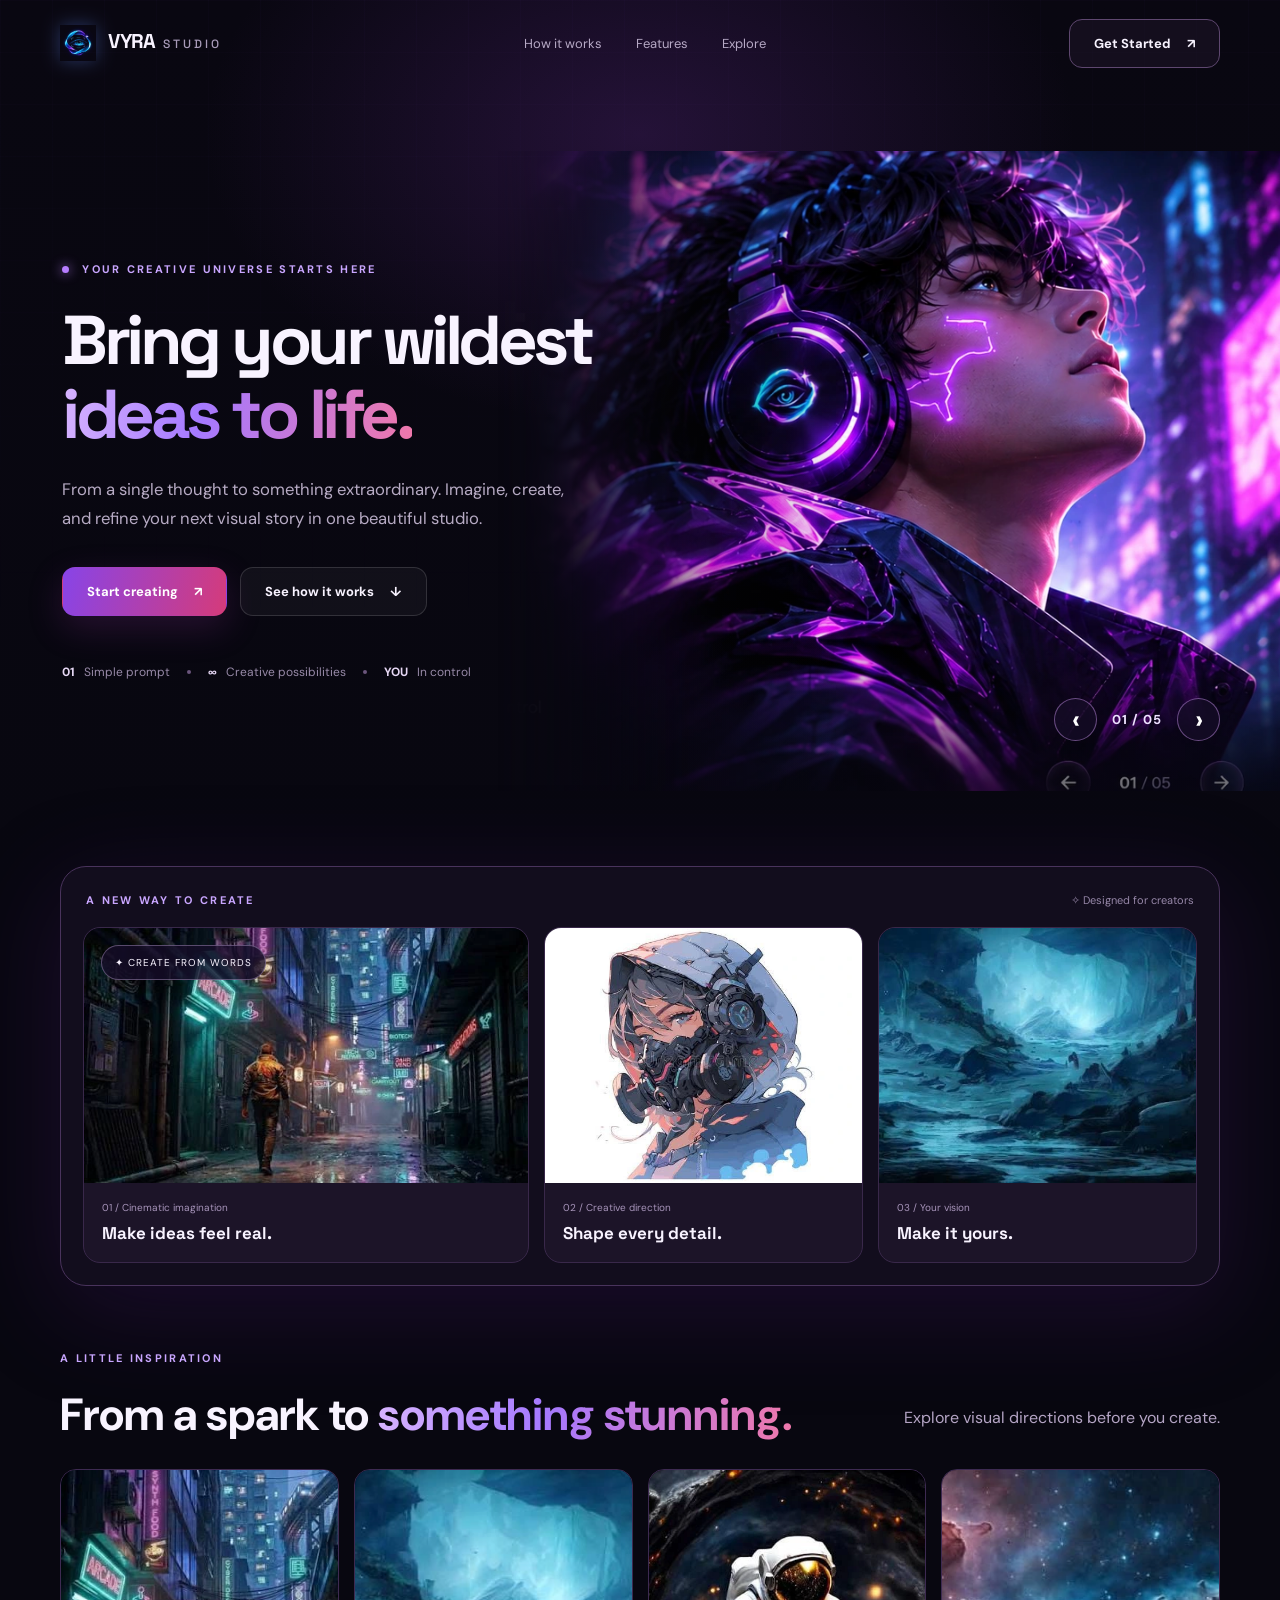
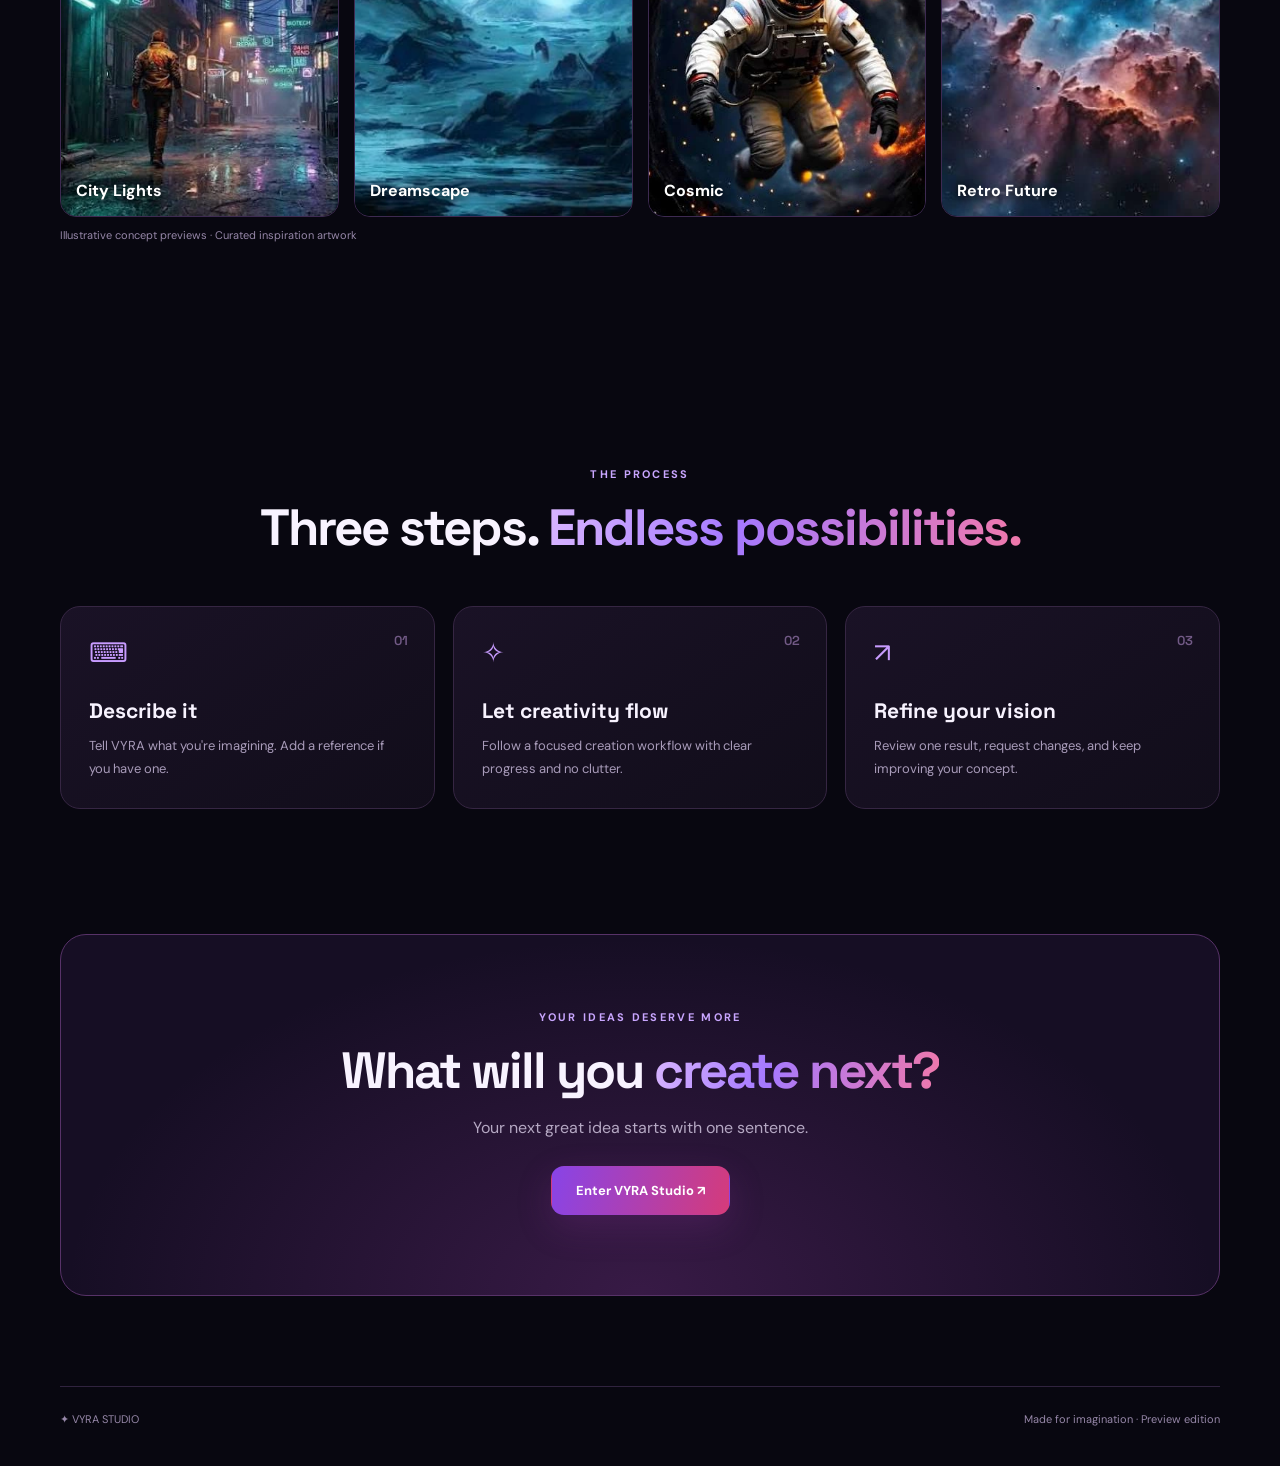
<file: index.html>
<!doctype html><html lang="en"><head><meta charset="utf-8"><meta name="viewport" content="width=device-width,initial-scale=1"><title>VYRA — Create beyond imagination</title><link rel="stylesheet" href="style.css"><link rel="icon" type="image/png" href="favicon.png"><link rel="apple-touch-icon" href="apple-touch-icon.png"></head><body class="landing"><div class="ambient"></div><header class="nav wrap"><a class="brand" href="index.html"><img class="brand-logo" src="assets/vyra-eye-brand.webp" alt="VYRA Studio logo"> VYRA<span class="brand-light">STUDIO</span></a><nav class="nav-links"><a href="#how">How it works</a><a href="#features">Features</a><a href="#showcase">Explore</a></nav><a class="btn btn-outline nav-cta" href="login.html">Get Started <span>↗</span></a></header><main><section class="hero wrap hero-split" aria-label="VYRA Studio introduction"><div class="hero-copy"><div class="eyebrow"><span class="pulse"></span> YOUR CREATIVE UNIVERSE STARTS HERE</div><h1>Bring your wildest <span class="gradient-text">ideas to life.</span></h1><p>From a single thought to something extraordinary. Imagine, create, and refine your next visual story in one beautiful studio.</p><div class="hero-actions"><a class="btn btn-primary" href="login.html">Start creating <span>↗</span></a><a class="btn btn-glass" href="#how">See how it works <span>↓</span></a></div><div class="hero-stats"><span><strong>01</strong> Simple prompt</span><i></i><span><strong>∞</strong> Creative possibilities</span><i></i><span><strong>YOU</strong> In control</span></div></div><div class="hero-visual vyra-slideshow" data-images="hero-cyberpunk.webp,enhanced-gallery-03.webp,enhanced-gallery-07.webp,enhanced-gallery-14.webp,enhanced-photo-4.webp"><img class="slide-main" src="assets/hero-cyberpunk.webp" alt="Rotating cinematic artwork" fetchpriority="high"><div class="hero-visual-gradient"></div><div class="hero-slide-controls"><button type="button" class="hero-prev" aria-label="Previous image">‹</button><span class="hero-slide-counter" aria-live="off">01 / 05</span><button type="button" class="hero-next" aria-label="Next image">›</button></div></div></section><section class="showcase wrap" id="showcase"><div class="showcase-head"><span class="eyebrow">A NEW WAY TO CREATE</span><span class="tiny">✧ Designed for creators</span></div><div class="showcase-grid"><div class="showcase-feature"><div class="floating-chip">✦ CREATE FROM WORDS</div><img class="showcase-photo" src="assets/gallery-04.webp" alt="Neon cinematic sports car example"><div class="showcase-label"><span>01 / Cinematic imagination</span><strong>Make ideas feel real.</strong></div></div><div class="showcase-side"><img class="showcase-photo" src="assets/gallery-01.webp" alt="Purple cinematic anime character example"><div class="showcase-label"><span>02 / Creative direction</span><strong>Shape every detail.</strong></div></div><div class="showcase-side"><img class="showcase-photo" src="assets/gallery-12.webp" alt="Sunset fantasy landscape example"><div class="showcase-label"><span>03 / Your vision</span><strong>Make it yours.</strong></div></div></div></section><section class="wrap landing-gallery"><div class="section-kicker">A LITTLE INSPIRATION</div><div class="section-heading"><h2>From a spark to <span class="gradient-text">something stunning.</span></h2><p>Explore visual directions before you create.</p></div><div class="example-grid"><div class="example-card"><img src="assets/gallery-04.webp" alt="Original CITY LIGHTS concept artwork"><span>City Lights</span></div><div class="example-card"><img src="assets/gallery-12.webp" alt="Original DREAMSCAPE concept artwork"><span>Dreamscape</span></div><div class="example-card"><img src="assets/gallery-09.webp" alt="Original COSMIC concept artwork"><span>Cosmic</span></div><div class="example-card"><img src="assets/gallery-10.webp" alt="Original RETRO FUTURE concept artwork"><span>Retro Future</span></div></div><p class="tiny">Illustrative concept previews · Curated inspiration artwork</p></section><section class="section wrap" id="how"><div class="section-kicker">THE PROCESS</div><h2>Three steps. <span class="gradient-text">Endless possibilities.</span></h2><div class="steps"><article><span class="step-number">01</span><div class="step-icon">⌨</div><h3>Describe it</h3><p>Tell VYRA what you're imagining. Add a reference if you have one.</p></article><article><span class="step-number">02</span><div class="step-icon">✧</div><h3>Let creativity flow</h3><p>Follow a focused creation workflow with clear progress and no clutter.</p></article><article><span class="step-number">03</span><div class="step-icon">↗</div><h3>Refine your vision</h3><p>Review one result, request changes, and keep improving your concept.</p></article></div></section><section class="cta-section wrap" id="features"><div class="cta-glow"></div><div class="section-kicker">YOUR IDEAS DESERVE MORE</div><h2>What will you <span class="gradient-text">create next?</span></h2><p>Your next great idea starts with one sentence.</p><a class="btn btn-primary" href="login.html">Enter VYRA Studio ↗</a></section></main><footer class="wrap footer"><span>✦ VYRA STUDIO</span><span>Made for imagination · Preview edition</span></footer><script src="visuals.js"></script></body></html>
</file>
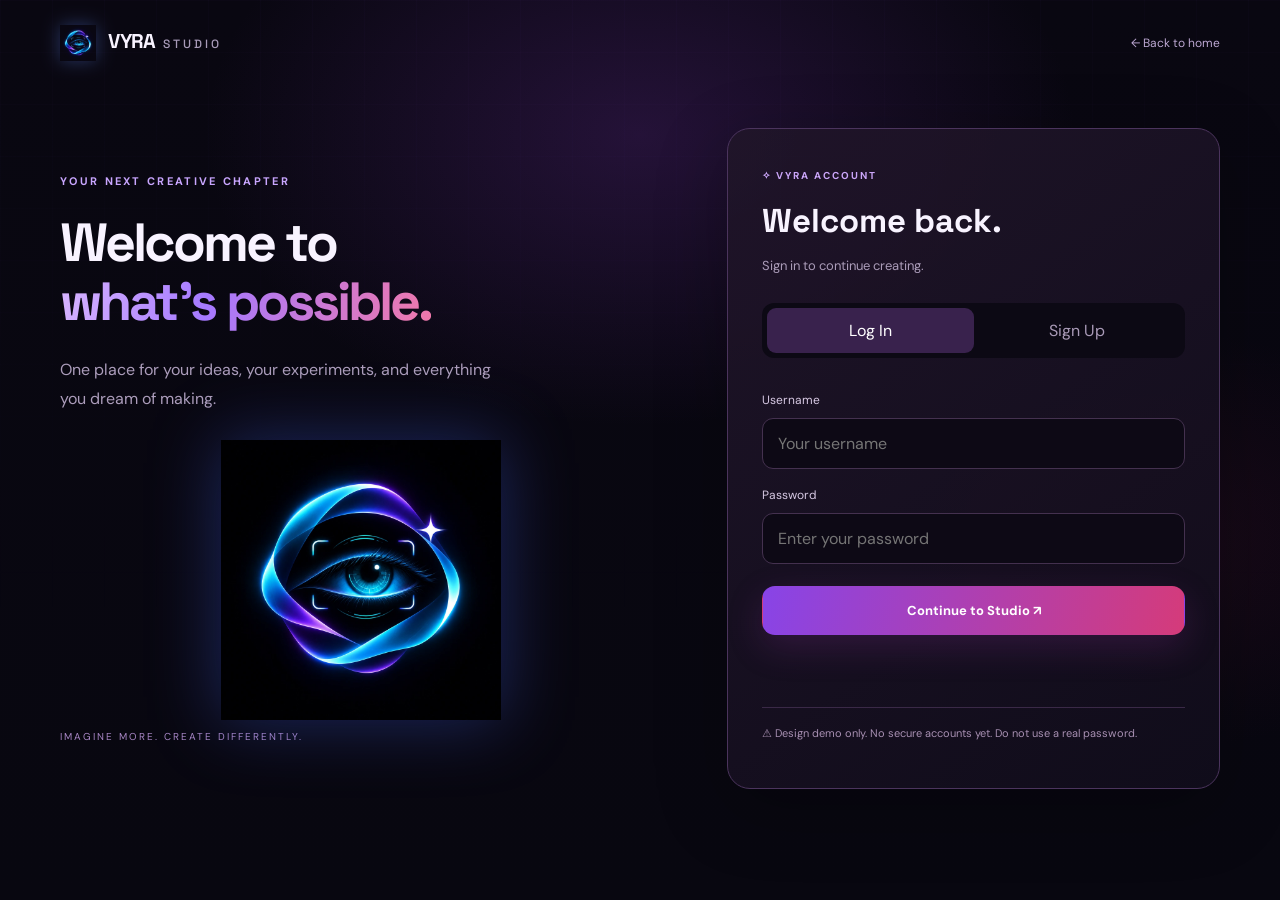
<file: dashboard.html>
<!doctype html><html lang="en"><head><meta charset="utf-8"><meta name="viewport" content="width=device-width,initial-scale=1"><title>Dashboard — VYRA Studio</title><link rel="stylesheet" href="style.css"><link rel="icon" type="image/png" href="favicon.png"><link rel="apple-touch-icon" href="apple-touch-icon.png"></head><body class="app-page"><div class="ambient"></div><header class="nav wrap"><a class="brand" href="index.html"><img class="brand-logo" src="assets/vyra-eye-brand.webp" alt="VYRA Studio logo"> VYRA<span class="brand-light">STUDIO</span></a><nav class="nav-links"><a href="dashboard.html">Dashboard</a><a href="video-generator.html">Video Generator</a><a href="photo-generator.html">Photo Generator</a><a href="video-editor.html">Video Editor</a><a href="learn.html">How to Use</a></nav><div class="account"><span id="userDisplay">Guest</span><button class="small-btn" id="logoutBtn">Log out</button></div></header><main class="wrap dashboard-main"><div class="dashboard-hero"><div><div class="eyebrow"><span class="pulse"></span> YOUR CREATIVE WORKSPACE</div><h1>What are we <span class="gradient-text">creating today?</span></h1><p>Choose a tool and bring your ideas to life.</p></div><div class="dashboard-slideshow vyra-slideshow" data-images="gallery-01.webp,gallery-02.webp,gallery-10.webp"><img class="dashboard-art-img slide-main" src="assets/gallery-01.webp" alt="Cinematic anime inspiration"></div></div><div class="section-kicker">YOUR FOUR TOOLS</div><div class="tool-grid"><a class="tool-card" href="video-generator.html"><div class="tool-art"><video autoplay muted loop playsinline preload="metadata" src="assets/showcase-0.mp4"></video></div><div class="tool-info"><span class="tool-icon">🎬</span><h3>Video Generator</h3><p>Create video concepts from a prompt</p><span class="tool-arrow">Open tool →</span></div></a><a class="tool-card" href="photo-generator.html"><div class="tool-art"><img src="assets/photo-2.webp" alt="Photo Generator sample"></div><div class="tool-info"><span class="tool-icon">✧</span><h3>Photo Generator</h3><p>Turn ideas into visual concepts</p><span class="tool-arrow">Open tool →</span></div></a><a class="tool-card" href="video-editor.html"><div class="tool-art"><img src="assets/gallery-05.webp" alt="Video Editor sample"></div><div class="tool-info"><span class="tool-icon">✂</span><h3>Video Editor</h3><p>Import clips and edit on a timeline</p><span class="tool-arrow">Open tool →</span></div></a><a class="tool-card" href="learn.html"><div class="tool-art"><img src="assets/gallery-13.webp" alt="How to Use sample"></div><div class="tool-info"><span class="tool-icon">▤</span><h3>How to Use</h3><p>Learn every tool, step by step</p><span class="tool-arrow">Open tool →</span></div></a></div><section class="examples-block"><div class="section-heading"><div><div class="section-kicker">FEATURED CREATIONS</div><h2>Get <span class="gradient-text">inspired.</span></h2></div></div><div class="example-grid"><div class="example-card"><img src="assets/gallery-00.webp" alt="Anime concept preview"><span>Anime</span></div><div class="example-card"><img src="assets/gallery-04.webp" alt="Cyberpunk concept preview"><span>Cyberpunk</span></div><div class="example-card"><img src="assets/gallery-09.webp" alt="Space concept preview"><span>Space</span></div><div class="example-card"><img src="assets/gallery-15.webp" alt="Fantasy concept preview"><span>Fantasy</span></div></div><p class="tiny">Sample visuals for design inspiration only.</p></section></main><footer class="wrap footer"><span>✦ VYRA STUDIO</span><span>Frontend preview · AI and secure accounts not connected</span></footer><script src="app.js"></script><script src="visuals.js"></script></body></html>
</file>
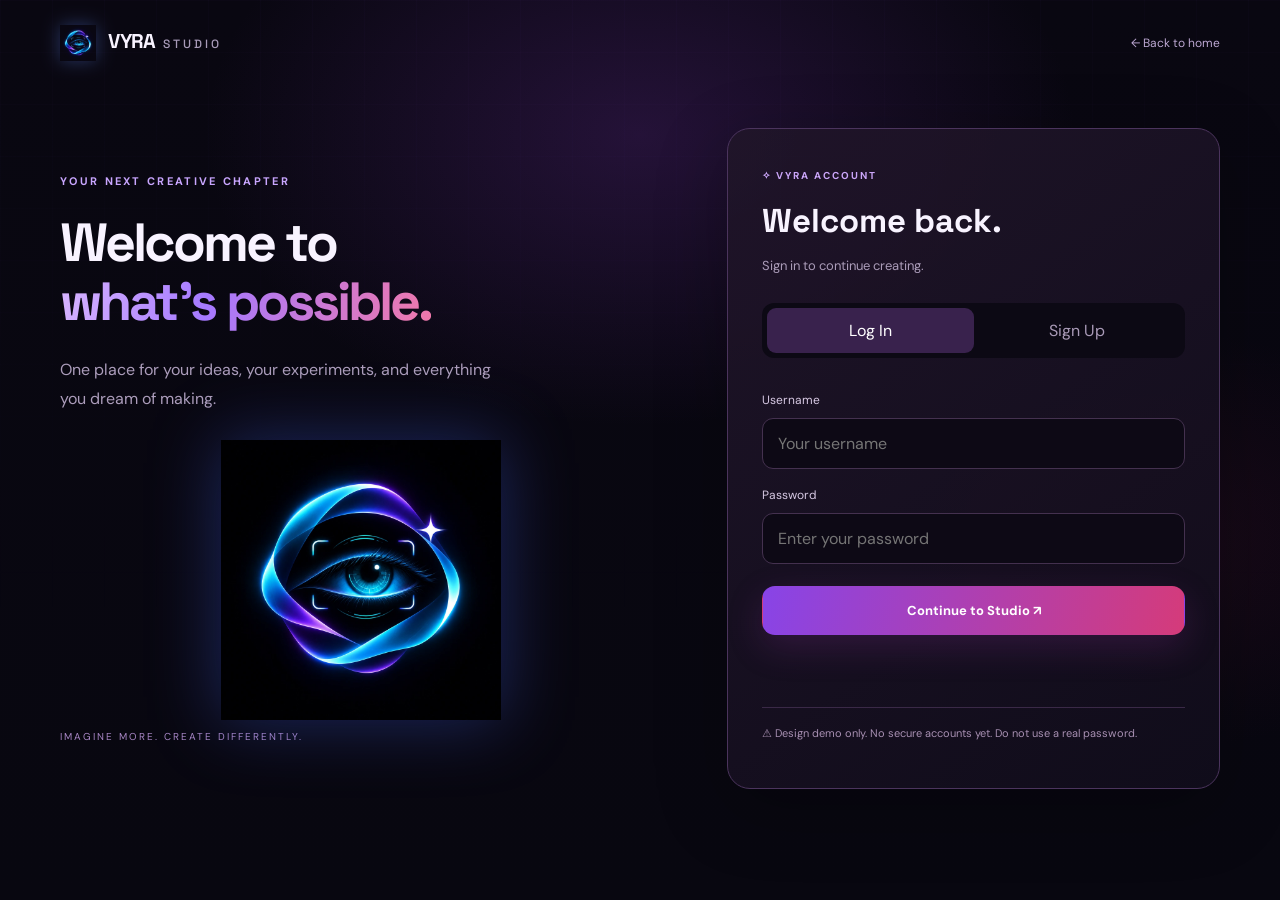
<file: learn.html>
<!doctype html><html lang="en"><head><meta charset="utf-8"><meta name="viewport" content="width=device-width,initial-scale=1"><title>How to Use — VYRA Studio</title><link rel="stylesheet" href="style.css"><link rel="icon" type="image/png" href="favicon.png"><link rel="apple-touch-icon" href="apple-touch-icon.png"></head><body class="app-page"><div class="ambient"></div><header class="nav wrap"><a class="brand" href="index.html"><img class="brand-logo" src="assets/vyra-eye-brand.webp" alt="VYRA Studio logo"> VYRA<span class="brand-light">STUDIO</span></a><nav class="nav-links"><a href="dashboard.html">Dashboard</a><a href="video-generator.html">Video Generator</a><a href="photo-generator.html">Photo Generator</a><a href="video-editor.html">Video Editor</a><a href="learn.html">How to Use</a></nav><div class="account"><span id="userDisplay">Guest</span><button class="small-btn" id="logoutBtn">Log out</button></div></header><main class="wrap guide-main"><div class="eyebrow">VYRA ACADEMY · STEP-BY-STEP</div><h1>Learn VYRA <span class="gradient-text">one step at a time.</span></h1><p class="guide-lead">Choose a tool below to learn the complete workflow.</p><div class="guide-layout"><aside class="guide-sidebar"><h3>Jump to a guide</h3><a href="#start">Getting started</a><a href="#video-gen">Video Generator</a><a href="#photo-gen">Photo Generator</a><a href="#video-edit">Video Editor</a><a href="#result">Results & revisions</a><a href="#faq">FAQ</a><a class="btn btn-primary" href="dashboard.html">Open Dashboard ↗</a></aside><div class="guide-steps"><section id="start" class="guide-step"><span class="guide-number">01</span><div><h2>Getting started</h2><p>Open the homepage → Get Started → Sign Up (first visit) or Log In → Dashboard. This is a local demonstration, not secure authentication.</p></div></section><section id="video-gen" class="guide-step"><span class="guide-number">02</span><div><h2>Video Generator</h2><p>Open Video Generator → describe the scene → optionally add a reference → choose style, ratio, duration and voiceover preference → Generate Video → review the concept brief.</p><a href="video-generator.html">Open Video Generator →</a></div></section><section id="photo-gen" class="guide-step"><span class="guide-number">03</span><div><h2>Photo Generator</h2><p>Open Photo Generator → describe subject, setting and lighting → optionally add a reference → choose style, ratio and quality → Generate Photo → review the concept brief.</p><a href="photo-generator.html">Open Photo Generator →</a></div></section><section id="video-edit" class="guide-step"><span class="guide-number">04</span><div><h2>Video Editor</h2><p>Open Video Editor → Import video → use playback controls → enter trim start/end → Preview trim → adjust speed or add markers. Exporting edited MP4s is planned for a later phase.</p><a href="video-editor.html">Open Video Editor →</a></div></section><section id="result" class="guide-step"><span class="guide-number">05</span><div><h2>Results & changes</h2><p>The current generator shows one concept brief. Request changes in plain language and download your brief as TXT. Actual AI media will be integrated later.</p><a href="result.html">Open Last Result →</a></div></section><section id="faq" class="guide-step"><span class="guide-number">06</span><div><h2>Common questions</h2><details><summary>Does this create AI photos or MP4 videos yet?</summary><p>No. Generators are frontend previews only.</p></details><details><summary>Is my reference file uploaded?</summary><p>No. The generator only displays its filename locally; the editor previews a locally selected video.</p></details><details><summary>Can I export an edited MP4?</summary><p>Not yet. The editor can download the unedited original clip, but rendering edits requires a later processing engine.</p></details><details><summary>Is my login secure?</summary><p>No. This is a browser demo; use temporary credentials only.</p></details></div></section></div></div></main><footer class="wrap footer"><span>✦ VYRA STUDIO</span><span>Frontend preview · AI and secure accounts not connected</span></footer><script src="app.js"></script><script src="guide-nav.js"></script></body></html>
</file>
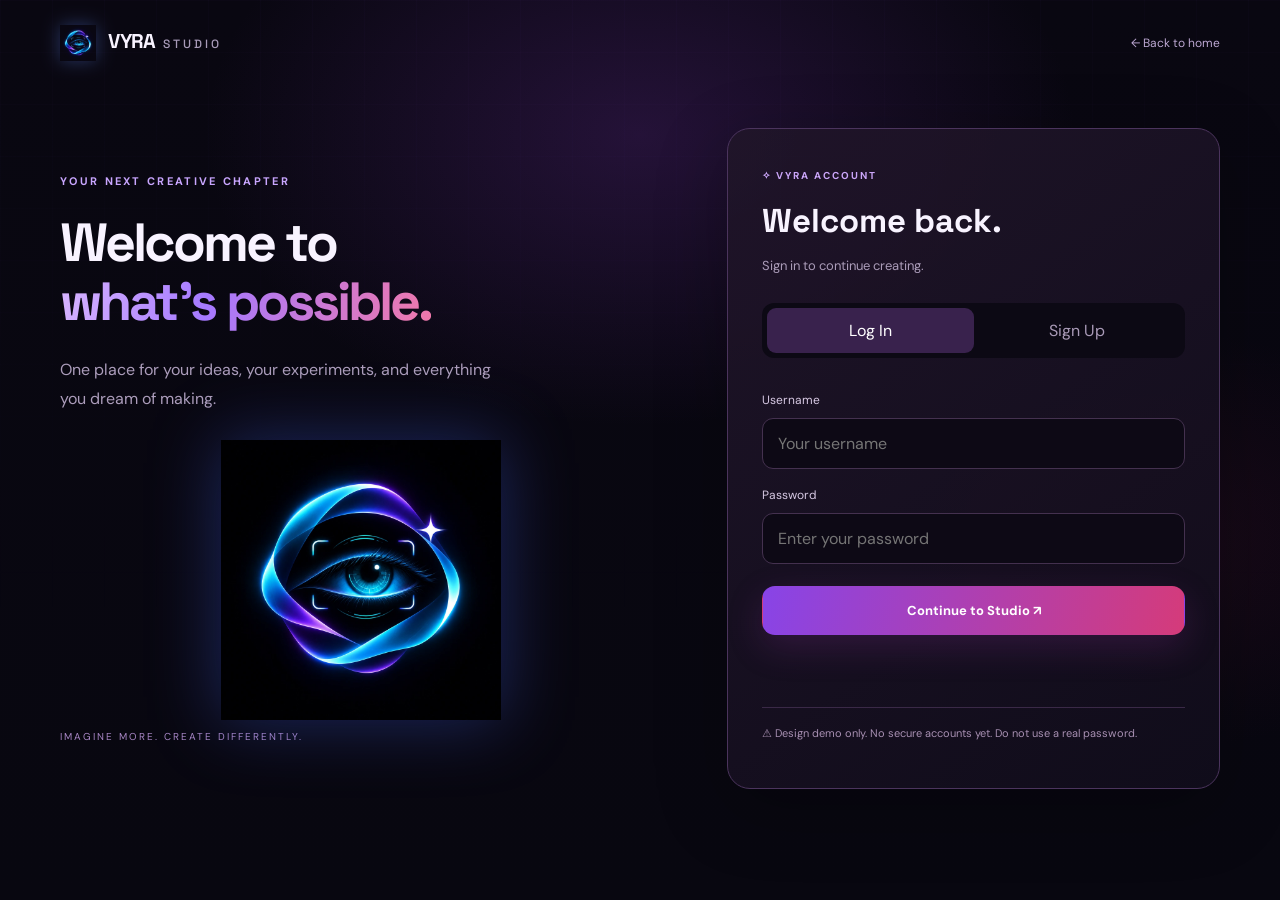
<file: login.html>
<!doctype html><html lang="en"><head><meta charset="utf-8"><meta name="viewport" content="width=device-width,initial-scale=1"><title>Welcome to VYRA</title><link rel="stylesheet" href="style.css"><link rel="icon" type="image/png" href="favicon.png"><link rel="apple-touch-icon" href="apple-touch-icon.png"></head><body class="auth-page"><div class="ambient"></div><header class="nav wrap"><a class="brand" href="index.html"><img class="brand-logo" src="assets/vyra-eye-brand.webp" alt="VYRA Studio logo"> VYRA<span class="brand-light">STUDIO</span></a><a class="back-link" href="index.html">← Back to home</a></header><main class="auth-layout wrap"><section class="auth-art"><div class="eyebrow">YOUR NEXT CREATIVE CHAPTER</div><h1>Welcome to<br><span class="gradient-text">what's possible.</span></h1><p>One place for your ideas, your experiments, and everything you dream of making.</p><div class="art-sphere"><img class="auth-logo" src="assets/vyra-eye-brand.webp" alt="VYRA Studio cybernetic eye logo"></div><div class="auth-caption">IMAGINE MORE. CREATE DIFFERENTLY.</div></section><section class="auth-card"><div class="auth-card-top"><span class="tag">✧ VYRA ACCOUNT</span><h2 id="authTitle">Welcome back.</h2><p id="authSubtitle">Sign in to continue creating.</p></div><div class="auth-tabs"><button id="tabLogin" class="active" type="button">Log In</button><button id="tabSignup" type="button">Sign Up</button></div><form id="authForm" method="post" action="#" autocomplete="on"><label for="username">Username</label><input id="username" name="username" autocomplete="username" placeholder="Your username" required minlength="3" maxlength="24" pattern="[a-zA-Z0-9_]+"><label for="password">Password</label><input id="password" name="password" type="password" autocomplete="current-password" placeholder="Enter your password" required minlength="6"><button class="btn btn-primary full" id="authSubmit" type="submit">Continue to Studio ↗</button><p class="form-error" id="authError" role="status"></p></form><p class="demo-notice">⚠ Design demo only. No secure accounts yet. Do not use a real password.</p></section></main><script src="app.js"></script></body></html>
</file>
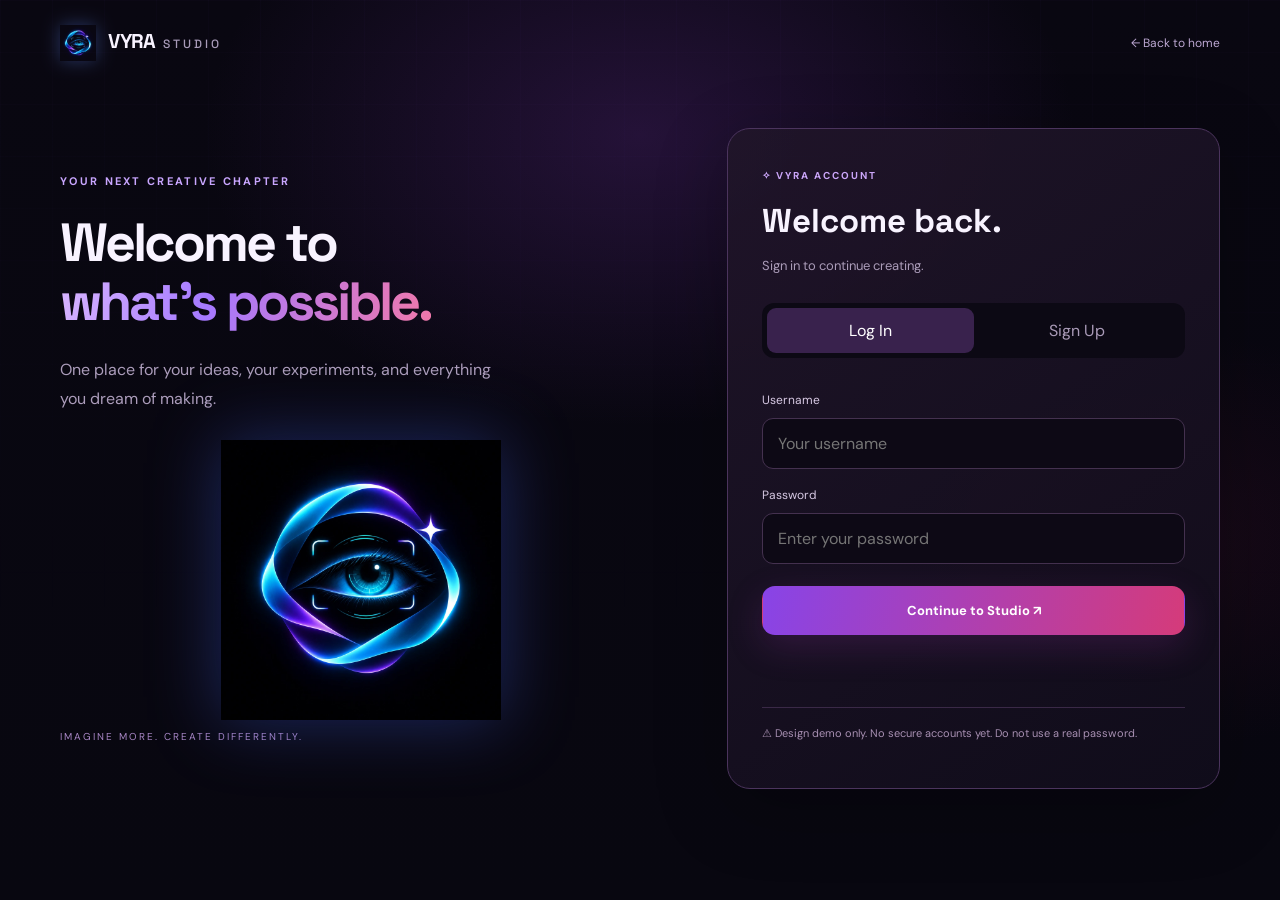
<file: photo-generator.html>
<!doctype html><html lang="en"><head><meta charset="utf-8"><meta name="viewport" content="width=device-width,initial-scale=1"><title>Create Stunning Images — VYRA Studio</title><link rel="stylesheet" href="style.css"><link rel="icon" type="image/png" href="favicon.png"><link rel="apple-touch-icon" href="apple-touch-icon.png"></head><body class="app-page"><div class="ambient"></div><header class="nav wrap"><a class="brand" href="index.html"><img class="brand-logo" src="assets/vyra-eye-brand.webp" alt="VYRA Studio logo"> VYRA<span class="brand-light">STUDIO</span></a><nav class="nav-links"><a href="dashboard.html">Dashboard</a><a href="video-generator.html">Video Generator</a><a href="photo-generator.html">Photo Generator</a><a href="video-editor.html">Video Editor</a><a href="learn.html">How to Use</a></nav><div class="account"><span id="userDisplay">Guest</span><button class="small-btn" id="logoutBtn">Log out</button></div></header><main class="wrap generator-main"><a class="back-link" href="dashboard.html">← Back to dashboard</a><div class="generator-head"><div><div class="eyebrow">✦ AI PHOTO GENERATOR</div><h1>Create Stunning <span class="gradient-text">Images</span></h1><p>Describe your idea, add a reference and customize your creation.</p></div><img src="assets/photo-3.webp" alt="Creative sample artwork"></div><form id="createForm" class="composer"><input id="mediaType" type="hidden" value="photo"><div class="composer-top"><span>✦ YOUR PROMPT</span><span class="tiny">Preview mode</span></div><textarea id="prompt" placeholder="Describe the image you want... e.g. A magical floating castle in a pink sunset sky." required minlength="5"></textarea><div class="composer-bottom"><label class="attach" for="reference">＋ Add reference <input id="reference" type="file" accept="image/*,video/*" hidden></label><span id="fileLabel" class="tiny">Optional · local only</span><button class="btn btn-primary" type="submit">Save Photo Brief ✦</button></div></form><div class="generation-brand-preview" aria-label="VYRA generation visual"><img src="assets/vyra-creative-preview.webp" alt="VYRA creative preview neon eye logo"><span>✦ VYRA CREATIVE PREVIEW · AI CONNECTION PENDING</span></div><div class="integration-note">AI generation requires a connected provider and secure server-side API. For now, submitting saves a creative brief, not a generated photo or video.</div><details class="advanced"><summary>✧ Advanced settings <span>Optional</span></summary><div class="prefs"><label>Style<select id="style"><option>Cinematic</option><option>Anime</option><option>Realistic</option><option>Gaming</option></select></label><label>Aspect Ratio<select id="format"><option>16:9</option><option>9:16</option><option>1:1</option></select></label><label>Quality<select id="quality"><option>High</option><option>Standard</option></select></label></div></details><section class="inspiration"><div class="inspiration-heading"><h2>Example Prompts</h2><span>Click to try one</span></div><div class="prompt-examples"><button type="button" class="example-prompt" data-prompt="Create a cinematic anime scene at sunset with dramatic lighting."><img src="assets/anime.webp" alt=""><span>Cinematic Anime</span></button><button type="button" class="example-prompt" data-prompt="Create a neon cyberpunk street at night with cinematic reflections."><img src="assets/car.webp" alt=""><span>Cyberpunk</span></button><button type="button" class="example-prompt" data-prompt="Create an astronaut exploring a mysterious moon under a giant planet."><img src="assets/astronaut.webp" alt=""><span>Space Adventure</span></button><button type="button" class="example-prompt" data-prompt="Create a fantasy castle floating over the clouds at sunset."><img src="assets/photo-3.webp" alt=""><span>Fantasy World</span></button></div></section><section class="inspiration"><div class="section-kicker">PHOTO INSPIRATION</div><div class="example-grid"><div class="example-card"><img src="assets/photo-2.webp" alt="Photo style inspiration"><span>Anime</span></div><div class="example-card"><img src="assets/photo-4.webp" alt="Photo style inspiration"><span>Fantasy</span></div></div></section></main><div id="loadingOverlay" class="loading-overlay" hidden><div class="loading-symbol">✦</div><h2>Preparing your concept</h2><p id="loadingStatus">Understanding your idea...</p><div class="loading-bar"><div></div></div><span class="tiny">Simulated preview · no AI media generated</span></div><footer class="wrap footer"><span>✦ VYRA STUDIO</span><span>Frontend preview · AI and secure accounts not connected</span></footer><script src="app.js"></script></body></html>
</file>
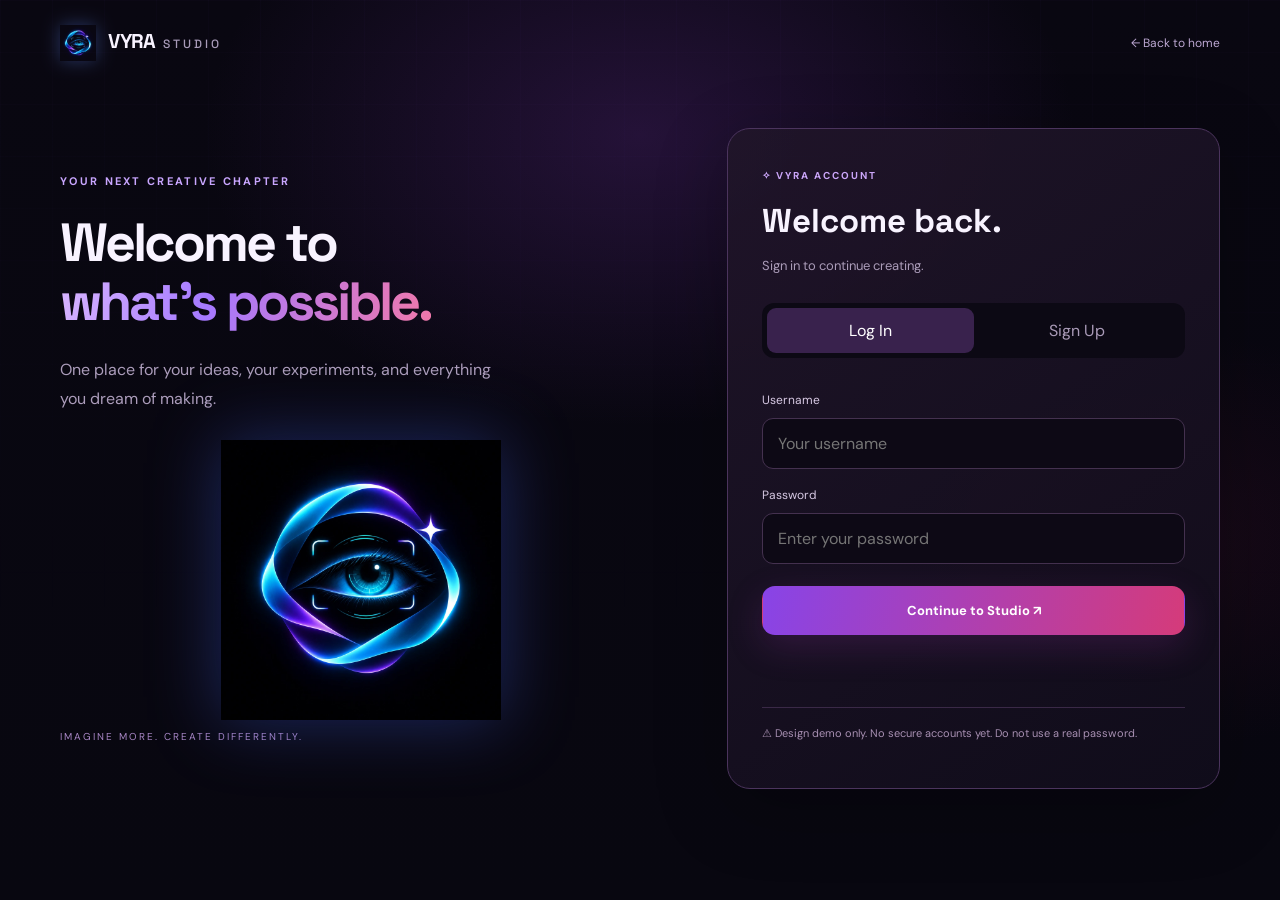
<file: result.html>
<!doctype html><html lang="en"><head><meta charset="utf-8"><meta name="viewport" content="width=device-width,initial-scale=1"><title>Your Creation — VYRA</title><link rel="stylesheet" href="style.css"><link rel="icon" type="image/png" href="favicon.png"><link rel="apple-touch-icon" href="apple-touch-icon.png"></head><body class="app-page"><div class="ambient"></div><header class="nav wrap"><a class="brand" href="index.html"><img class="brand-logo" src="assets/vyra-eye-brand.webp" alt="VYRA Studio logo"> VYRA<span class="brand-light">STUDIO</span></a><nav class="nav-links"><a href="dashboard.html">Dashboard</a><a href="learn.html">How to use</a><a href="studio.html">Create</a><a class="selected" href="result.html">Last project</a></nav><div class="account"><span id="userDisplay">Guest</span><button class="small-btn" id="logoutBtn">Log out</button></div></header><main class="result-main wrap"><a href="studio.html" class="back-link">← Back to Studio</a><div class="result-heading"><div><div class="eyebrow">YOUR CREATIVE PROJECT</div><h1>Your vision, <span class="gradient-text">taking shape.</span></h1></div><span class="status-pill">✧ Concept ready</span></div><div class="result-layout"><section class="preview-card"><div class="preview-art"><img class="preview-brand-art" src="assets/vyra-creative-preview.webp" alt="VYRA neon cybernetic eye creative preview"></div><div class="preview-bottom"><span id="projectType">Video concept · 9:16</span><span>Concept preview, not a rendered video</span></div><div class="concept-body"><h3>Creative direction</h3><p id="conceptText">Create your first project to see its direction here.</p><h3>Creative notes</h3><p id="conceptNotes">Your requested style and format will appear here.</p></div></section><aside class="revision-card"><span class="tag">✧ REFINE YOUR IDEA</span><h2>Make it yours.</h2><p>Not quite right? Tell us what you'd like to change.</p><form id="reviseForm"><label for="changes">Your changes</label><textarea id="changes" placeholder="Make the atmosphere moodier, add more purple lights, change the camera angle..." required></textarea><button class="btn btn-primary full" type="submit">Apply changes ✧</button></form><button id="downloadBtn" class="btn btn-outline full">↓ Download concept brief</button><div class="history-box"><strong>Revision history</strong><div id="revisionHistory">No revisions yet</div></div><p class="demo-notice">This is a design prototype. Actual video/photo generation, editing and media downloads will be added with AI services.</p></aside></div></main><script src="app.js"></script></body></html>
</file>
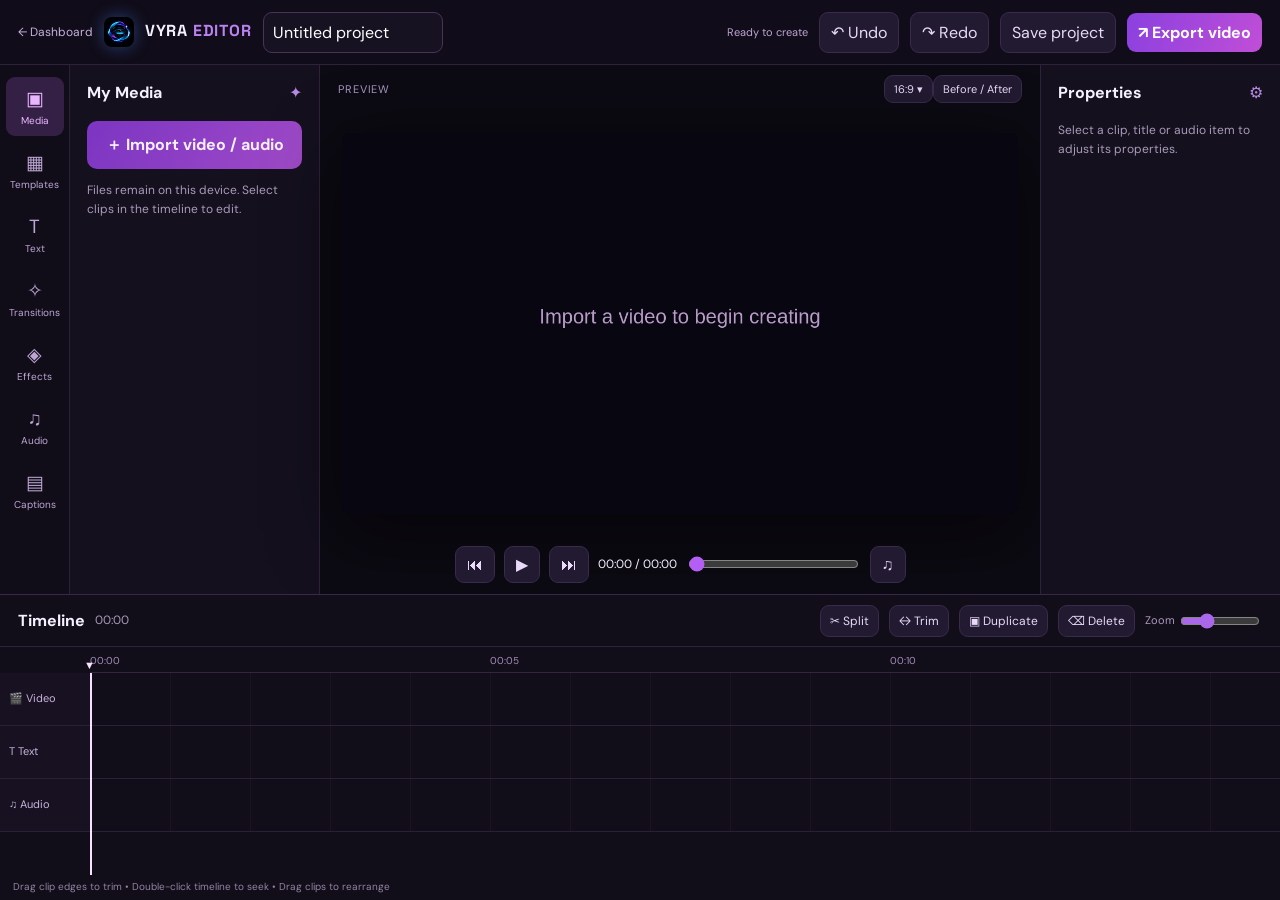
<file: video-editor.html>
<!doctype html><html lang="en"><head><meta charset="utf-8"><meta name="viewport" content="width=device-width,initial-scale=1"><title>VYRA Editor — Creative Workspace</title><link rel="stylesheet" href="editor.css"><link rel="icon" type="image/png" href="favicon.png"><link rel="apple-touch-icon" href="apple-touch-icon.png"></head><body><div class="editor-app"><header class="topbar"><a class="back" href="dashboard.html">← Dashboard</a><div class="logo"><img class="editor-brand-logo" src="assets/vyra-eye-brand.webp" alt="VYRA Studio logo"> VYRA <span>EDITOR</span></div><input id="projectName" aria-label="Project name" value="Untitled project"><span class="top-status" id="status">Ready to create</span><button id="undo">↶ Undo</button><button id="redo">↷ Redo</button><button id="save">Save project</button><button class="primary" id="export">↗ Export video</button></header><div class="workspace"><nav class="rail" id="rail"><button data-tab="media" class="active">▣<small>Media</small></button><button data-tab="templates">▦<small>Templates</small></button><button data-tab="text">T<small>Text</small></button><button data-tab="transitions">✧<small>Transitions</small></button><button data-tab="effects">◈<small>Effects</small></button><button data-tab="audio">♫<small>Audio</small></button><button data-tab="captions">▤<small>Captions</small></button></nav><aside class="library"><div class="panel-head"><strong id="panelTitle">My Media</strong><span>✦</span></div><div id="panelContent"></div></aside><main class="stage"><div class="stage-top"><span>PREVIEW</span><div><button id="ratio">16:9 ▾</button><button id="compare">Before / After</button></div></div><div class="stage-center"><div id="canvasWrap"><canvas id="preview" width="1280" height="720"></canvas><video id="sourceVideo" playsinline preload="auto" style="display:none"></video></div></div><div class="transport"><button id="backStart">⏮</button><button id="play">▶</button><button id="forward">⏭</button><span id="timeLabel">00:00 / 00:00</span><input type="range" id="seek" min="0" max="1000" value="0"><button id="mute">♫</button></div></main><aside class="inspector"><div class="panel-head"><strong>Properties</strong><span>⚙</span></div><div id="inspectorContent"><p class="muted">Select a clip or text item to adjust its properties.</p></div></aside><section class="timeline"><div class="timeline-toolbar"><div><strong>Timeline</strong><span class="muted" id="durationLabel">00:00</span></div><div class="tools"><button id="split" title="Split at playhead">✂ Split</button><button id="trim" title="Trim selected clip">↔ Trim</button><button id="duplicate">▣ Duplicate</button><button id="delete">⌫ Delete</button><label>Zoom <input id="zoom" type="range" min="40" max="180" value="80"></label></div></div><div class="timeline-scroll" id="timelineScroll"><div class="ruler" id="ruler"></div><div class="track"><span class="track-label">🎬 Video</span><div class="track-lane" id="videoLane"></div></div><div class="track"><span class="track-label">T Text</span><div class="track-lane" id="textLane"></div></div><div class="track"><span class="track-label">♫ Audio</span><div class="track-lane" id="audioLane"></div></div><div id="playhead"></div></div><div class="timeline-foot"><span>Drag clip edges to trim • Double-click timeline to seek • Drag clips to rearrange</span><span id="exportProgress"></span></div></section></div></div><script src="editor.js"></script></body></html>
</file>
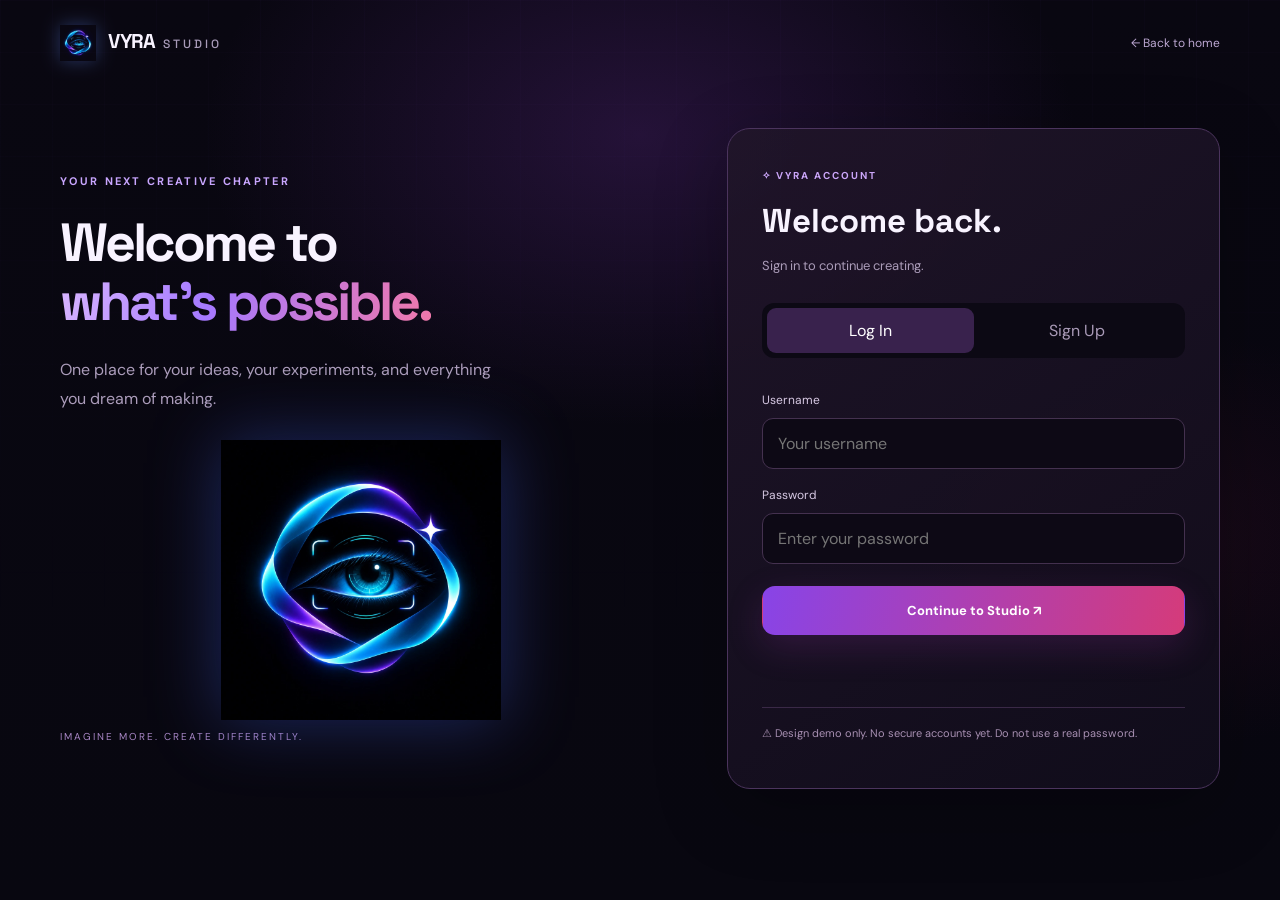
<file: video-generator.html>
<!doctype html><html lang="en"><head><meta charset="utf-8"><meta name="viewport" content="width=device-width,initial-scale=1"><title>Create Videos with AI — VYRA Studio</title><link rel="stylesheet" href="style.css"><link rel="icon" type="image/png" href="favicon.png"><link rel="apple-touch-icon" href="apple-touch-icon.png"></head><body class="app-page"><div class="ambient"></div><header class="nav wrap"><a class="brand" href="index.html"><img class="brand-logo" src="assets/vyra-eye-brand.webp" alt="VYRA Studio logo"> VYRA<span class="brand-light">STUDIO</span></a><nav class="nav-links"><a href="dashboard.html">Dashboard</a><a href="video-generator.html">Video Generator</a><a href="photo-generator.html">Photo Generator</a><a href="video-editor.html">Video Editor</a><a href="learn.html">How to Use</a></nav><div class="account"><span id="userDisplay">Guest</span><button class="small-btn" id="logoutBtn">Log out</button></div></header><main class="wrap generator-main"><a class="back-link" href="dashboard.html">← Back to dashboard</a><div class="generator-head"><div><div class="eyebrow">✦ AI VIDEO GENERATOR</div><h1>Create Videos <span class="gradient-text">with AI</span></h1><p>Describe your idea, add a reference and customize your creation.</p></div><img src="assets/gallery-08.webp" alt="Creative sample artwork"></div><form id="createForm" class="composer"><input id="mediaType" type="hidden" value="video"><div class="composer-top"><span>✦ YOUR PROMPT</span><span class="tiny">Preview mode</span></div><textarea id="prompt" placeholder="Describe the video you want to create... e.g. A cinematic scene of a traveler on a mountain at sunset." required minlength="5"></textarea><div class="composer-bottom"><label class="attach" for="reference">＋ Add reference <input id="reference" type="file" accept="image/*,video/*" hidden></label><span id="fileLabel" class="tiny">Optional · local only</span><button class="btn btn-primary" type="submit">Save Video Brief ✦</button></div></form><div class="generation-brand-preview" aria-label="VYRA generation visual"><img src="assets/vyra-creative-preview.webp" alt="VYRA creative preview neon eye logo"><span>✦ VYRA CREATIVE PREVIEW · AI CONNECTION PENDING</span></div><div class="integration-note">AI generation requires a connected provider and secure server-side API. For now, submitting saves a creative brief, not a generated photo or video.</div><details class="advanced"><summary>✧ Advanced settings <span>Optional</span></summary><div class="prefs"><label>Style<select id="style"><option>Cinematic</option><option>Anime</option><option>Realistic</option><option>Gaming</option></select></label><label>Aspect Ratio<select id="format"><option>16:9</option><option>9:16</option><option>1:1</option></select></label><label>Duration<select id="duration"><option>5s</option><option>10s</option><option>15s</option></select></label><label class="checkline"><input id="voice" type="checkbox"> Plan voiceover</label></div></details><section class="inspiration"><div class="inspiration-heading"><h2>Example Prompts</h2><span>Click to try one</span></div><div class="prompt-examples"><button type="button" class="example-prompt" data-prompt="Create a cinematic anime scene at sunset with dramatic lighting."><img src="assets/gallery-08.webp" alt=""><span>Cinematic Anime</span></button><button type="button" class="example-prompt" data-prompt="Create a neon cyberpunk street at night with cinematic reflections."><img src="assets/car.webp" alt=""><span>Cyberpunk</span></button><button type="button" class="example-prompt" data-prompt="Create an astronaut exploring a mysterious moon under a giant planet."><img src="assets/astronaut.webp" alt=""><span>Space Adventure</span></button><button type="button" class="example-prompt" data-prompt="Create a fantasy castle floating over the clouds at sunset."><img src="assets/sunset.webp" alt=""><span>Fantasy World</span></button></div></section><section class="inspiration"><div class="section-kicker">MOTION INSPIRATION</div><div class="vyra-motion-gallery"><video src="assets/showcase-1.mp4" autoplay muted loop playsinline preload="metadata"></video><video src="assets/showcase-2.mp4" autoplay muted loop playsinline preload="metadata"></video></div><p class="tiny">Curated sample footage, not AI-generated results.</p></section></main><div id="loadingOverlay" class="loading-overlay" hidden><div class="loading-symbol">✦</div><h2>Preparing your concept</h2><p id="loadingStatus">Understanding your idea...</p><div class="loading-bar"><div></div></div><span class="tiny">Simulated preview · no AI media generated</span></div><footer class="wrap footer"><span>✦ VYRA STUDIO</span><span>Frontend preview · AI and secure accounts not connected</span></footer><script src="app.js"></script></body></html>
</file>
<file: style.css>
@import url('https://fonts.googleapis.com/css2?family=DM+Sans:wght@400;500;600;700&family=Space+Grotesk:wght@400;500;600;700&display=swap');:root{color-scheme:dark;--bg:#080710;--panel:#151020;--line:#30233f;--muted:#a89bb9;--white:#f8f3ff;--purple:#9251f5;--pink:#db427d}*{box-sizing:border-box}html{scroll-behavior:smooth}body{margin:0;background:var(--bg);color:var(--white);font-family:'DM Sans',sans-serif;min-height:100vh;overflow-x:hidden}a{color:inherit;text-decoration:none}button,input,textarea,select{font:inherit}button{cursor:pointer}.wrap{width:min(1160px,calc(100% - 48px));margin-inline:auto}.ambient{position:fixed;inset:0;pointer-events:none;z-index:-1;background:radial-gradient(ellipse 40% 38% at 50% 15%,#48206a70,transparent 85%),radial-gradient(ellipse 28% 26% at 90% 60%,#61133830,transparent 90%),linear-gradient(#090711,#080710)}.ambient:after{content:"";position:absolute;inset:0;background-image:linear-gradient(#a77cff08 1px,transparent 1px),linear-gradient(90deg,#a77cff08 1px,transparent 1px);background-size:52px 52px;mask-image:linear-gradient(#0009,transparent 75%)}.nav{height:86px;display:flex;align-items:center;justify-content:space-between;gap:22px}.brand{font-family:'Space Grotesk';font-size:20px;font-weight:700;letter-spacing:-.7px;white-space:nowrap}.brand-icon{color:#b47bff;font-size:26px;margin-right:5px}.brand-light{font-size:12px;font-weight:500;letter-spacing:3px;margin-left:7px;color:#a89bb9}.nav-links{display:flex;gap:34px;color:#b6a9c5;font-size:13px}.nav-links a:hover,.nav-links .selected{color:white}.btn{display:inline-flex;align-items:center;justify-content:center;gap:16px;border:1px solid transparent;border-radius:13px;padding:15px 24px;font-size:13px;font-weight:700;transition:transform .2s,box-shadow .2s,background .2s}.btn:hover{transform:translateY(-2px)}.btn-primary{background:linear-gradient(105deg,#8844e7,#d53b7a);color:white;box-shadow:0 12px 35px #9a35a735}.btn-primary:hover{box-shadow:0 14px 42px #a43dbd66}.btn-outline{border-color:#5e476f;background:#21172b80}.btn-glass{background:#ffffff0a;border-color:#ffffff23}.hero{text-align:center;padding:98px 0 82px}.eyebrow,.section-kicker{font-size:11px;font-weight:700;letter-spacing:2.3px;color:#c9a6ff}.pulse{display:inline-block;width:7px;height:7px;background:#b77dff;border-radius:50%;box-shadow:0 0 12px #b77dff;margin-right:8px}.hero h1{font:700 clamp(48px,6.5vw,88px)/1.05 'Space Grotesk';letter-spacing:-5px;max-width:980px;margin:27px auto 22px}.gradient-text{background:linear-gradient(100deg,#d8b5ff,#a579ff 40%,#f078aa);-webkit-background-clip:text;background-clip:text;color:transparent}.hero p{color:#b7abc4;max-width:600px;line-height:1.85;margin:0 auto;font-size:16px}.hero-actions{display:flex;justify-content:center;gap:13px;margin-top:34px}.hero-stats{display:flex;justify-content:center;gap:27px;align-items:center;margin-top:60px;color:#988aa8;font-size:12px}.hero-stats strong{color:#e7d8f5;margin-right:6px}.hero-stats i{width:4px;height:4px;border-radius:50%;background:#6b557d}.showcase{border:1px solid #49335c;border-radius:26px;background:#120d1d;padding:22px;box-shadow:0 24px 100px #4d1b7844}.showcase-head{display:flex;justify-content:space-between;padding:4px 3px 20px}.tiny{font-size:11px;color:#9687a8}.showcase-grid{display:grid;grid-template-columns:1.4fr 1fr 1fr;gap:15px}.showcase-feature,.showcase-side{position:relative;min-width:0;background:#1c1428;border:1px solid #39284a;border-radius:17px;overflow:hidden}.visual{height:230px;position:relative;overflow:hidden}.visual-city{background:radial-gradient(circle at 55% 45%,#b659db85,transparent 28%),linear-gradient(130deg,#080e2b,#261139 60%,#080d1d)}.visual-orb{position:absolute;width:210px;height:210px;border-radius:50%;top:5px;left:32%;background:radial-gradient(circle at 40% 35%,#ec93fc,#8143c2 35%,#1b124d 66%,#070c1c 73%);box-shadow:0 0 80px #b04dcb80}.cityline{position:absolute;bottom:0;left:0;right:0;height:70px;background:repeating-linear-gradient(90deg,#09091b 0 14px,#311e53 15px 18px,#0a091c 19px 33px);clip-path:polygon(0 50%,10% 50%,10% 25%,17% 25%,17% 65%,30% 65%,30% 0,42% 0,42% 60%,55% 60%,55% 30%,65% 30%,65% 65%,78% 65%,78% 15%,90% 15%,90% 55%,100% 55%,100% 100%,0 100%)}.visual-wave{background:radial-gradient(circle at 50% 48%,#6d2868,#1b1131 48%,#0a0a1a 80%)}.visual-wave:before,.visual-wave:after{content:"";position:absolute;inset:18px;border:1px solid #ba78ee55;border-radius:45% 55% 65% 35%;transform:rotate(28deg)}.visual-wave:after{inset:38px;transform:rotate(-35deg);border-color:#e451ad77}.wave-core{position:absolute;inset:0;display:grid;place-items:center;font-size:75px;color:#d2a2ff;text-shadow:0 0 55px #e76aff}.visual-grid{background:linear-gradient(135deg,#1c0c32,#3c184f,#0b1029);display:grid;place-items:center}.glass-shape{width:135px;height:135px;border-radius:27px;transform:rotate(-24deg);border:1px solid #e2b8ff88;background:linear-gradient(130deg,#e7a3ff6b,#6944e622,#f866ac4d);box-shadow:0 0 55px #b64ef866}.floating-chip{position:absolute;z-index:2;top:17px;left:17px;font-size:10px;letter-spacing:1px;padding:10px 13px;border:1px solid #e6c5ff55;border-radius:50px;background:#160d29c9}.showcase-label{padding:18px}.showcase-label span{display:block;font-size:10px;color:#a895bb;margin-bottom:8px}.showcase-label strong{font-family:'Space Grotesk';font-size:17px}.section{padding-top:125px;padding-bottom:125px;text-align:center}.section h2,.cta-section h2{font:700 clamp(32px,4vw,51px)/1.15 'Space Grotesk';letter-spacing:-2px;margin:18px 0 48px}.steps{display:grid;grid-template-columns:repeat(3,1fr);gap:18px;text-align:left}.steps article{position:relative;padding:28px;border:1px solid #362643;border-radius:20px;background:linear-gradient(145deg,#1a1226,#110d1a)}.step-number{position:absolute;right:26px;top:25px;color:#725a86;font:600 13px 'Space Grotesk'}.step-icon{font-size:27px;color:#c89cff;margin-bottom:27px}.steps h3{font:700 21px 'Space Grotesk';margin:0 0 10px}.steps p{font-size:13px;line-height:1.8;color:#a89bb9;margin:0}.cta-section{text-align:center;position:relative;overflow:hidden;padding:75px 20px 80px;border:1px solid #573268;border-radius:26px;background:radial-gradient(ellipse at 50% 100%,#7b328955,transparent 70%),#160e24;margin-bottom:90px}.cta-section h2{margin-bottom:12px}.cta-section p{color:#b5a8c3;margin-bottom:28px}.footer{padding:25px 0 40px;border-top:1px solid #30233f;display:flex;justify-content:space-between;font-size:11px;color:#9687a8}.auth-layout{min-height:calc(100vh - 105px);display:grid;grid-template-columns:1.1fr .9fr;gap:65px;align-items:center;padding-bottom:50px}.auth-art h1{font:700 clamp(38px,4.2vw,62px)/1.1 'Space Grotesk';letter-spacing:-3px;margin:25px 0}.auth-art p{color:#ac9dbb;line-height:1.8;max-width:450px}.art-sphere{height:300px;position:relative;display:grid;place-items:center}.art-core{height:155px;width:155px;border-radius:50%;display:grid;place-items:center;font-size:85px;color:#e5c2ff;background:radial-gradient(circle at 35% 25%,#e896ff,#703ac1 45%,#24105e 75%);box-shadow:0 0 80px #a24fe77a}.art-ring{position:absolute;border:1px solid #bd77ee88;border-radius:50%;width:340px;height:140px;transform:rotate(-30deg)}.ring-two{transform:rotate(35deg);border-color:#d04d9b66}.auth-caption{font-size:10px;letter-spacing:2px;color:#a987c6}.auth-card,.composer,.revision-card,.preview-card{border:1px solid #4b345d;background:linear-gradient(145deg,#201529ee,#110d1bee);border-radius:23px;padding:34px;box-shadow:0 20px 70px #0004}.tag{color:#cba6f9;font-size:10px;letter-spacing:2px;font-weight:700}.auth-card h2{font:700 33px 'Space Grotesk';margin:16px 0 6px}.auth-card p,.revision-card p{color:#ab9cb9;font-size:13px;line-height:1.7}.auth-tabs{display:flex;background:#0c0914;padding:5px;border-radius:12px;margin:26px 0}.auth-tabs button{flex:1;border:0;border-radius:9px;background:none;color:#aa9bb8;padding:12px}.auth-tabs button.active{background:#39224d;color:white}.auth-card form{display:flex;flex-direction:column;gap:10px}.auth-card label,.revision-card label{font-size:12px;color:#d7c9e4;margin-top:8px}input:not([type=checkbox]),textarea,select{width:100%;background:#0d0915;border:1px solid #44314f;border-radius:11px;padding:14px 15px;color:white;outline:none}input:focus,textarea:focus,select:focus{border-color:#b271e9}.full{width:100%;margin-top:12px}.form-error{min-height:18px;color:#ff8fae!important}.demo-notice{font-size:11px!important;color:#a78fb2!important;border-top:1px solid #3a2947;padding-top:16px;margin-top:18px}.back-link{font-size:12px;color:#bca7d2}.app-page .ambient{background:radial-gradient(ellipse 45% 40% at 50% 0%,#3d1c5b66,transparent 85%),#090710}.account{display:flex;align-items:center;gap:13px;color:#c9b5df;font-size:12px}.small-btn{border:1px solid #473452;border-radius:8px;background:#21172a;color:#e3d6ee;padding:9px 12px}.studio-main{max-width:920px;padding-top:75px;padding-bottom:110px;text-align:center}.studio-main h1,.result-heading h1{font:700 clamp(36px,4.5vw,57px)/1.1 'Space Grotesk';letter-spacing:-2.6px;margin:17px 0}.studio-intro{color:#ac9ebd;margin-bottom:37px}.composer{text-align:left;padding:23px}.composer-top,.composer-bottom{display:flex;justify-content:space-between;align-items:center;gap:15px}.composer-top{font-size:11px;font-weight:700;color:#d4b8f2;letter-spacing:1px}.composer textarea{height:160px;resize:vertical;background:transparent;border:0;font-size:16px;line-height:1.7;margin:10px 0;padding:14px 2px}.composer textarea:focus{border:0}.composer-bottom{border-top:1px solid #453052;padding-top:17px}.attach{border:1px solid #5c426e;padding:12px 14px;border-radius:11px;font-size:12px;cursor:pointer}.advanced{text-align:left;margin-top:20px;border:1px solid #3c2a4b;border-radius:15px;background:#140e20;padding:18px 22px}.advanced summary{cursor:pointer;font-size:13px;font-weight:700}.advanced summary span{float:right;color:#9885ac;font-weight:400}.prefs{display:grid;grid-template-columns:repeat(3,1fr);gap:15px;margin-top:22px}.prefs label{font-size:12px;color:#bcaaca}.prefs select{margin-top:8px}.prefs .checkline{grid-column:1/-1;display:flex;align-items:center;gap:10px}.inspiration{margin-top:70px;text-align:left}.inspiration-heading{display:flex;align-items:center;justify-content:space-between}.inspiration-heading h2{font:700 23px 'Space Grotesk'}.inspiration-heading span{font-size:12px;color:#9685aa}.inspiration-grid{display:grid;grid-template-columns:repeat(3,1fr);gap:14px}.inspiration-grid button{text-align:left;background:linear-gradient(145deg,#23152e,#140e1e);border:1px solid #483252;border-radius:16px;color:white;padding:22px;transition:transform .2s}.inspiration-grid button:hover{transform:translateY(-3px)}.mini-icon{display:block;color:#d1a5fa;font-size:27px;margin-bottom:25px}.inspiration-grid strong,.inspiration-grid small{display:block}.inspiration-grid small{color:#a38fb5;margin-top:7px}.loading-overlay{position:fixed;inset:0;z-index:10;background:#090710f5;display:flex;flex-direction:column;justify-content:center;align-items:center;text-align:center;padding:25px}.loading-overlay[hidden]{display:none}.loading-symbol{font-size:100px;color:#c387ff;text-shadow:0 0 80px #9b48eb;animation:glow 2s ease-in-out infinite alternate}.loading-overlay h2{font:700 35px 'Space Grotesk';margin:16px}.loading-overlay p{color:#b7a4c9}.loading-bar{height:5px;width:min(300px,80vw);background:#30203f;border-radius:8px;overflow:hidden;margin:20px}.loading-bar div{height:100%;width:0;background:linear-gradient(90deg,#8c4bed,#e14c8e);animation:progress 3.8s ease-in-out forwards}@keyframes glow{to{transform:scale(1.1);text-shadow:0 0 120px #d85af4}}@keyframes progress{to{width:100%}}.result-main{padding:45px 0 100px}.result-heading{display:flex;align-items:end;justify-content:space-between;margin:32px 0}.status-pill{border:1px solid #73518a;background:#2b1b3b;color:#d7b4f6;border-radius:50px;padding:10px 15px;font-size:12px}.result-layout{display:grid;grid-template-columns:1.35fr .85fr;gap:22px}.preview-card{padding:15px}.preview-art{height:350px;border-radius:16px;background:radial-gradient(circle at 50% 45%,#5e2679,#1c1236 35%,#0b1020 72%);position:relative;overflow:hidden;display:grid;place-items:center}.preview-art:before{content:"";position:absolute;inset:0;background-image:linear-gradient(#cda5ff0d 1px,transparent 1px),linear-gradient(90deg,#cda5ff0d 1px,transparent 1px);background-size:36px 36px}.preview-halo{position:absolute;width:220px;height:220px;border:1px solid #d17bff88;border-radius:50%;box-shadow:0 0 90px #ac46df88}.preview-center{font-size:85px;color:#dbb3ff;text-align:center;text-shadow:0 0 50px #b155ed}.preview-center span{display:block;font-size:10px;letter-spacing:2px;text-shadow:none;color:#baa3ce}.preview-bottom{display:flex;justify-content:space-between;color:#a797b6;font-size:10px;padding:18px 8px;border-bottom:1px solid #42304c}.concept-body{padding:8px 10px 14px}.concept-body h3{font:700 17px 'Space Grotesk';margin-top:22px}.concept-body p{color:#b4a6c1;font-size:13px;line-height:1.8;white-space:pre-wrap}.revision-card h2{font:700 29px 'Space Grotesk';margin:18px 0 4px}.revision-card textarea{height:130px;resize:vertical;margin-top:9px}.revision-card form{display:flex;flex-direction:column;margin:25px 0 10px}.history-box{border-top:1px solid #473452;margin-top:28px;padding-top:18px;font-size:12px}.history-box div{margin-top:12px;color:#ab9aba;line-height:1.8}.history-box span{display:block}.revision-card .btn-outline{margin-top:12px}@media(max-width:850px){.nav-links{display:none}.showcase-grid{grid-template-columns:1fr 1fr}.showcase-feature{grid-column:1/-1}.auth-layout{grid-template-columns:1fr;gap:25px}.auth-art{text-align:center;padding-top:30px}.auth-art p{margin:auto}.art-sphere{height:170px}.art-core{height:90px;width:90px;font-size:50px}.art-ring{width:200px;height:90px}.auth-caption{display:none}.result-layout{grid-template-columns:1fr}.result-heading{align-items:start;gap:15px}}@media(max-width:600px){.wrap{width:min(100% - 28px,1160px)}.nav{height:70px}.brand{font-size:17px}.brand-light{font-size:9px;letter-spacing:1.5px}.nav-cta{padding:10px 12px;font-size:11px}.hero{padding:78px 0 55px}.hero h1{letter-spacing:-2.5px;font-size:48px}.hero p{font-size:14px}.hero-actions{flex-wrap:wrap}.hero-stats{gap:12px;font-size:9px;margin-top:42px}.showcase{padding:12px}.showcase-grid{gap:10px}.visual{height:150px}.showcase-label{padding:12px}.showcase-label strong{font-size:13px}.showcase-label span{font-size:9px}.section{padding:80px 0}.section h2,.cta-section h2{letter-spacing:-1px}.steps,.inspiration-grid{grid-template-columns:1fr}.footer{gap:10px}.auth-card,.revision-card{padding:22px}.auth-art h1{font-size:40px}.studio-main{padding-top:65px}.studio-main h1,.result-heading h1{font-size:38px}.composer-bottom{flex-wrap:wrap}.composer-bottom .btn{width:100%}.prefs{grid-template-columns:1fr}.result-heading{flex-direction:column}.preview-art{height:260px}.account{gap:6px}.account span{max-width:90px;overflow:hidden;text-overflow:ellipsis}.small-btn{padding:7px}.preview-bottom{flex-direction:column;gap:5px}}

/* V4.2 creator hub */
.dashboard-main,.guide-main{padding-top:65px;padding-bottom:100px}.dashboard-hero{display:grid;grid-template-columns:1.4fr .8fr;align-items:center;min-height:360px;padding:48px;border:1px solid #4d2d64;border-radius:28px;background:radial-gradient(circle at 85% 30%,#4b246a99,transparent 46%),linear-gradient(120deg,#151020,#0c0a12);overflow:hidden;margin-bottom:54px}.dashboard-hero h1,.guide-main h1{font-size:clamp(35px,5vw,66px);line-height:1.07;letter-spacing:-.05em;margin:16px 0}.dashboard-hero p,.guide-lead{max-width:530px;color:#b7a9c7;line-height:1.7;margin-bottom:24px}.dashboard-hero-art{height:270px;display:grid;place-items:center}.hero-glass{height:210px;width:210px;border-radius:40px;background:linear-gradient(135deg,#9c3deb55,#ff3f7d22);border:1px solid #bb6bff55;box-shadow:0 0 95px #9d42ed55,inset 0 0 50px #b657e633;display:flex;align-items:center;justify-content:center;flex-direction:column;font-size:95px;color:#d8adff;transform:rotate(-9deg)}.hero-glass small{font-size:9px;letter-spacing:.2em;color:#e4c9ff}.tool-grid{display:grid;grid-template-columns:repeat(4,minmax(0,1fr));gap:16px;margin:22px 0 88px}.tool-card{color:inherit;text-decoration:none;border:1px solid #3c2b4e;border-radius:19px;background:#17111f;overflow:hidden;transition:transform .2s,border-color .2s}.tool-card:hover{transform:translateY(-6px);border-color:#a457dd}.tool-art{height:170px;overflow:hidden}.tool-art img{width:100%;height:100%;object-fit:cover}.tool-info{padding:20px}.tool-info h3{font-size:19px;margin:12px 0 8px;color:white}.tool-info p{color:#b7a9c7;line-height:1.5;font-size:13px;min-height:40px}.tool-icon{background:#572d77;color:#ead2ff;padding:7px 10px;border-radius:9px}.tool-arrow{display:inline-block;margin-top:16px;font-size:13px;color:#e1b8ff}.examples-block,.landing-gallery{margin-bottom:100px}.section-heading{display:flex;justify-content:space-between;align-items:end;gap:20px;margin:20px 0 25px}.section-heading h2{font-size:clamp(28px,4vw,45px);margin:0}.section-heading p{color:#b5a5c5}.example-grid{display:grid;grid-template-columns:repeat(4,minmax(0,1fr));gap:15px}.example-card{position:relative;border-radius:16px;overflow:hidden;border:1px solid #3d2a51;background:#1b1029}.example-card img{width:100%;display:block;aspect-ratio:4/5;object-fit:cover;transition:transform .3s}.example-card:hover img{transform:scale(1.04)}.example-card span{position:absolute;bottom:15px;left:15px;color:white;font-weight:700;text-shadow:0 2px 10px black}.landing-gallery{padding-top:65px}.guide-banner{background:radial-gradient(circle at 85% 40%,#8132a655,transparent 45%),#1a1227;border:1px solid #543468;border-radius:24px;padding:30px 40px;display:flex;justify-content:space-between;align-items:center;margin:35px 0 50px}.guide-banner strong{font-size:11px;color:#cf91ff;letter-spacing:.14em}.guide-banner h2{margin:10px 0}.guide-banner p{color:#b9a9c9}.guide-banner>span{font-size:90px;color:#b778f0}.guide-layout{display:grid;grid-template-columns:230px 1fr;gap:42px}.guide-sidebar{align-self:start;position:sticky;top:25px;display:flex;flex-direction:column;gap:18px;padding:22px;background:#1a1424;border:1px solid #392a49;border-radius:16px}.guide-sidebar h3{margin:0 0 8px}.guide-sidebar a:not(.btn){color:#c8b4dd;text-decoration:none}.guide-sidebar .btn{font-size:12px}.guide-steps{display:grid;gap:12px;margin:22px 0 65px}.guide-step{display:flex;gap:20px;padding:23px;background:#1a1424;border:1px solid #372946;border-radius:16px}.guide-number{flex-shrink:0;display:grid;place-items:center;width:46px;height:46px;border-radius:12px;background:#4d286d;color:#efccff;font-weight:800}.guide-step h3{margin:0 0 7px}.guide-step p,.guide-tools p,.guide-section details p{margin:0;color:#b6a6c8;line-height:1.65}.guide-section{margin-bottom:60px}.guide-tools{display:grid;grid-template-columns:repeat(3,1fr);gap:14px}.guide-tools article{background:#1a1424;border:1px solid #372946;border-radius:15px;padding:20px}.guide-tools a{display:inline-block;margin-top:20px;color:#dca6ff}.guide-section details{padding:20px;border-bottom:1px solid #3d2d4c}.guide-section summary{cursor:pointer;font-weight:600}.guide-section details p{margin-top:12px}@media(max-width:900px){.tool-grid,.example-grid{grid-template-columns:repeat(2,1fr)}.dashboard-hero{grid-template-columns:1fr}.dashboard-hero-art{display:none}.guide-layout{grid-template-columns:1fr}.guide-sidebar{position:static}.guide-tools{grid-template-columns:1fr}}@media(max-width:540px){.dashboard-hero{padding:25px;min-height:280px}.tool-grid{gap:10px}.tool-art{height:130px}.tool-info{padding:13px}.tool-info h3{font-size:15px}.tool-info p{font-size:12px}.guide-banner{padding:20px}.guide-banner>span{display:none}.guide-main,.dashboard-main{padding-top:32px}.example-grid{gap:9px}}

/* V5: polished media-driven frontend */
.landing-video{position:relative;max-width:780px;margin:45px auto 0;border:1px solid #7a3b9e;border-radius:24px;overflow:hidden;box-shadow:0 18px 75px #8b35cc36;background:#150b25;aspect-ratio:16/9}
.landing-video video{width:100%;height:100%;display:block;object-fit:cover}
.video-badge,.video-caption{position:absolute;left:18px;color:#fff;background:#120c21b8;padding:9px 13px;border-radius:100px;font-size:12px;backdrop-filter:blur(8px)}.video-badge{top:16px}.video-caption{bottom:16px}
.showcase-photo{width:100%;height:255px;object-fit:cover;display:block}.showcase-feature,.showcase-side{overflow:hidden}
.dashboard-art-img{width:240px;height:160px;object-fit:cover;border-radius:24px;box-shadow:0 0 65px #933ce144}.dashboard-hero{align-items:center}
.generator-main{padding-top:40px;padding-bottom:80px}.generator-head{display:flex;justify-content:space-between;align-items:center;gap:20px;margin:30px 0}.generator-head h1{font-size:clamp(2.2rem,5vw,4.5rem);margin:10px 0}.generator-head p{color:#b9aac7}.generator-head img{width:260px;height:150px;object-fit:cover;border-radius:18px;border:1px solid #58316c}
.prompt-examples{display:grid;grid-template-columns:repeat(4,minmax(0,1fr));gap:13px}.example-prompt{border:1px solid #533568;border-radius:16px;overflow:hidden;background:#1c1128;color:#fff;text-align:left;cursor:pointer;padding:0}.example-prompt img{width:100%;height:120px;object-fit:cover;display:block}.example-prompt span{display:block;padding:12px;font-weight:650}.example-prompt:hover,.tool-card:hover{border-color:#d164e7;transform:translateY(-3px)}
.editor-main{padding:28px 0 60px;max-width:1600px}.editor-top{display:flex;align-items:center;justify-content:space-between;gap:20px;margin-bottom:22px}.editor-top h1{font-size:2.3rem;margin:8px 0}.editor-top p{color:#b9aac7;margin:0}.editor-top-actions{display:flex;align-items:center;gap:15px}.editor-shell{display:grid;grid-template-columns:115px minmax(190px,260px) minmax(280px,1fr) minmax(200px,260px);grid-template-rows:minmax(350px,auto) 210px;border:1px solid #653781;border-radius:22px;overflow:hidden;background:#130b20;box-shadow:0 20px 70px #551b8b36}.editor-shell>section,.editor-shell>aside{min-width:0;border-right:1px solid #3b254b}.editor-rail{padding:13px 8px;grid-row:1/3}.rail-item{display:flex;flex-direction:column;align-items:center;gap:6px;width:100%;padding:12px 4px;border:0;background:transparent;color:#d8c5e5;cursor:pointer;border-radius:12px}.rail-item.active,.rail-item:hover{background:#6a3294}.rail-item span{font-size:11px}.editor-library{padding:18px 12px}.editor-panel-title{font-weight:750;margin-bottom:20px}.import-btn{display:block;text-align:center;cursor:pointer;padding:12px!important}.media-list{margin-top:18px;padding:16px 10px;border:1px dashed #614274;border-radius:12px;word-break:break-word;color:#e2c4ff;font-size:13px}.empty-media{color:#9b8aa9}.editor-preview{padding:16px;display:flex;flex-direction:column;justify-content:center}.preview-stage{position:relative;aspect-ratio:16/9;background:#050309;border:1px solid #573b6c;border-radius:14px;overflow:hidden}.preview-stage video{width:100%;height:100%;object-fit:contain}.preview-placeholder{position:absolute;inset:0;display:grid;place-items:center;color:white;text-shadow:0 2px 8px #000}.preview-placeholder img{position:absolute;width:100%;height:100%;object-fit:cover;opacity:.72}.preview-placeholder span{z-index:1;padding:10px 18px;border-radius:25px;background:#140a24b9}.editor-transport{display:flex;justify-content:space-between;align-items:center;gap:10px;padding-top:13px;color:#bcb0ca;font-size:12px}.editor-transport button,.inspector-tab{background:#2a173c;border:1px solid #4a2b60;color:#fff;border-radius:8px;padding:9px;cursor:pointer}.editor-inspector{padding:14px}.inspector-tabs{display:flex;gap:5px;margin-bottom:20px}.inspector-tab{font-size:11px}.inspector-tab.active{background:#833ac3}.editor-inspector label{display:block;font-size:12px;color:#cbbbd7;margin:14px 0}.editor-inspector input,.editor-inspector select{display:block;width:100%;padding:9px;margin-top:7px;border-radius:8px;background:#1e122c;color:white;border:1px solid #5b3c70}.editor-inspector h3{margin:0 0 15px}.editor-timeline{grid-column:2/5;padding:14px;border-top:1px solid #503362}.timeline-toolbar{display:flex;justify-content:space-between;align-items:center}.timeline-ruler{display:flex;justify-content:space-between;color:#9789a4;font-size:11px;padding:15px 5px 7px}.timeline-track{display:grid;grid-template-columns:35px 1fr;align-items:center;gap:8px;margin:6px 0;color:#a89db5;font-size:12px}.timeline-content{padding:9px 12px;border:1px solid #a359d5;border-radius:7px;background:linear-gradient(90deg,#512477,#8a379b);color:white;overflow:hidden;text-overflow:ellipsis;white-space:nowrap}.timeline-content.muted{background:#281935;border-color:#4b2a60;color:#9d8aa8}.editor-note{font-size:12px;color:#ab9dbb;margin-top:14px}
@media(max-width:1100px){.editor-shell{grid-template-columns:90px 180px minmax(250px,1fr);grid-template-rows:auto auto auto}.editor-inspector{grid-column:2/4}.editor-timeline{grid-column:2/4}.editor-rail{grid-row:1/4}.prompt-examples{grid-template-columns:repeat(2,1fr)}}
@media(max-width:700px){.generator-head img,.dashboard-art-img{display:none}.editor-shell{display:block}.editor-rail{display:flex;overflow:auto}.rail-item{min-width:90px}.editor-top,.editor-top-actions{flex-wrap:wrap}.editor-preview{min-height:250px}.prompt-examples{grid-template-columns:repeat(2,1fr)}.showcase-photo{height:175px}}

/* VYRA launch refinements */
.vyra-slideshow{position:relative;overflow:hidden}.vyra-slideshow .slide-main{width:100%;height:100%;object-fit:cover;object-position:center;transition:opacity .55s ease,transform .7s ease}.vyra-slideshow .slide-main.changing{opacity:.15;transform:scale(1.035)}.landing-video{min-height:390px}.landing-video .slide-main{position:absolute;inset:0}.slide-thumbs{position:absolute;right:20px;bottom:18px;display:flex;gap:9px;z-index:4}.slide-thumbs button{width:58px;height:42px;border:2px solid transparent;background:#120e20;border-radius:9px;padding:0;overflow:hidden;opacity:.65;cursor:pointer}.slide-thumbs button.active{border-color:#c89bff;opacity:1}.slide-thumbs img{width:100%;height:100%;object-fit:cover}.dashboard-slideshow{height:100%;min-height:230px;border-radius:20px}.dashboard-slideshow .slide-main{position:absolute;inset:0}.tool-art video{width:100%;height:100%;object-fit:cover;display:block}.showcase-photo,.example-card img,.tool-art img{object-fit:cover;object-position:center}.generator-main textarea#prompt{min-height:104px;height:104px;resize:none;overflow:hidden}.integration-note{margin:14px 0;padding:13px 16px;border:1px solid #7a4c97;border-radius:12px;background:rgba(114,64,143,.14);font-size:13px;color:#d9c6ed}

.vyra-motion-gallery{display:grid;grid-template-columns:repeat(2,minmax(0,1fr));gap:16px;margin:20px 0}.vyra-motion-gallery video{width:100%;aspect-ratio:16/9;object-fit:cover;border-radius:16px;border:1px solid #50356d;background:#080612}@media(max-width:640px){.vyra-motion-gallery{grid-template-columns:1fr}}

/* VYRA updated brand identity */
.brand-logo{width:36px;height:36px;object-fit:contain;vertical-align:middle;border-radius:10px;margin-right:8px;filter:drop-shadow(0 0 9px #5b8aff55)}
.auth-logo{width:min(280px,85%);height:280px;object-fit:contain;filter:drop-shadow(0 0 35px #466aff55)}
@media(max-width:600px){.brand-logo{width:29px;height:29px;margin-right:5px}.auth-logo{height:160px}}

/* VYRA approved 2026-11-14 updates: full-bleed responsive hero */
.brand-logo{mix-blend-mode:screen;border-radius:0}
.hero-split{width:min(1500px,calc(100% - 80px));min-height:min(780px,calc(100svh - 85px));display:grid;grid-template-columns:minmax(0,1fr) minmax(0,1.04fr);align-items:center;position:relative;text-align:left;padding:65px 0 75px;isolation:isolate}
.hero-split .hero-copy{position:relative;z-index:3;padding:30px 0 30px 22px}
.hero-split h1{max-width:760px;margin:28px 0 23px;font-size:clamp(48px,5.4vw,83px);line-height:1.07;letter-spacing:-.065em}
.hero-split p{max-width:510px;margin:0;font-size:clamp(14px,1.3vw,18px);line-height:1.75}
.hero-split .hero-actions,.hero-split .hero-stats{justify-content:flex-start}
.hero-split .hero-stats{gap:17px;flex-wrap:wrap;margin-top:48px}
.hero-visual{height:100%;min-height:600px;position:relative;z-index:1;margin-left:-130px;margin-right:-40px;overflow:hidden;mask-image:linear-gradient(90deg,transparent 0%,#000 25%,#000 100%);-webkit-mask-image:linear-gradient(90deg,transparent 0%,#000 25%,#000 100%)}
.hero-visual .slide-main{position:absolute;inset:0;width:100%;height:100%;object-fit:cover;object-position:center;transition:opacity .35s ease,transform .7s ease;transform:scale(1.01)}
.hero-visual .slide-main.changing{opacity:0;transform:scale(1.035)}
.hero-visual-gradient{position:absolute;inset:0;pointer-events:none;background:linear-gradient(90deg,#080710 0%,#08071066 17%,transparent 45%),linear-gradient(0deg,#08071099 0%,transparent 25%)}
.hero-slide-controls{position:absolute;right:60px;bottom:50px;display:flex;gap:15px;align-items:center;z-index:4;color:#eee1ff;font-size:13px;font-weight:700;letter-spacing:1px}
.hero-slide-controls button{background:#170d28b9;border:1px solid #bd8be080;color:white;border-radius:50%;width:43px;height:43px;font-size:27px;cursor:pointer;transition:background .2s,border-color .2s}
.hero-slide-controls button:hover{background:#5e238c;border-color:#d6a0ff}
/* User-approved active guide highlighting: click and scroll tracking */
.guide-sidebar a[href^="#"]{display:block;padding:11px 13px;margin:-5px -9px;border-radius:12px;border:1px solid transparent;transition:background .24s,border-color .24s,box-shadow .24s,color .24s}
.guide-sidebar a[href^="#"]:hover{background:#2c1b40;color:#fff}
.guide-sidebar a.guide-active{color:#fff!important;background:linear-gradient(110deg,#381456,#492076);border-color:#a54dff;box-shadow:0 0 17px #9030e64d,inset 0 0 14px #7c2de02a;font-weight:700}
.guide-step{scroll-margin-top:115px}
.guide-sidebar{top:18px}
.preview-brand-art{width:100%;height:100%;object-fit:cover;display:block}
.preview-art:has(.preview-brand-art){padding:0;overflow:hidden}
.generation-brand-preview{display:flex;align-items:center;gap:16px;margin:20px 0;padding:12px 16px;background:#140e20;border:1px solid #4d2d66;border-radius:16px;color:#bca6d2;font-size:11px;letter-spacing:.09em}
.generation-brand-preview img{width:110px;aspect-ratio:16/9;object-fit:cover;border-radius:8px}
@media(max-width:900px){.hero-split{width:min(100% - 32px,750px);display:block;min-height:680px;padding:40px 0 50px}.hero-split .hero-copy{padding:70px 16px 70px;max-width:680px}.hero-visual{position:absolute;inset:0;min-height:0;height:100%;margin:0;z-index:-1;mask-image:none;-webkit-mask-image:none;opacity:.75}.hero-visual-gradient{background:linear-gradient(90deg,#080710ef 0%,#080710a6 58%,#08071055),linear-gradient(0deg,#080710 0%,transparent 40%)}.hero-slide-controls{bottom:20px;right:20px}.hero-split .hero-stats{margin-top:42px}}
@media(max-width:600px){.hero-split{width:100%;min-height:760px;padding:0 16px 50px}.hero-split .hero-copy{padding:90px 6px 90px}.hero-split h1{font-size:clamp(43px,11vw,64px);letter-spacing:-.055em}.hero-split p{max-width:360px}.hero-split .hero-actions{flex-wrap:wrap;gap:10px}.hero-split .hero-actions .btn{padding:14px 16px}.hero-split .hero-stats{gap:12px;font-size:10px}.hero-visual .slide-main{object-position:65% center}.hero-visual-gradient{background:linear-gradient(90deg,#080710e8 0%,#080710ac 62%,#08071070),linear-gradient(0deg,#080710 0%,transparent 38%)}.hero-slide-controls{bottom:18px;right:14px}.hero-slide-controls button{width:34px;height:34px;font-size:22px}.generation-brand-preview img{width:75px}}
@media(prefers-reduced-motion:reduce){.hero-visual .slide-main,.guide-sidebar a[href^="#"]{transition:none}}
</file>
<file: editor.css>
@import url('https://fonts.googleapis.com/css2?family=DM+Sans:wght@400;500;600;700;800&family=Space+Grotesk:wght@500;600;700&display=swap');
:root{color-scheme:dark;font-family:'DM Sans',Arial,sans-serif;background:#0b0912;color:#f6f0ff}*{box-sizing:border-box}body{margin:0;overflow:hidden}button,input,select{font:inherit}button{background:#211a30;color:#e9dafa;border:1px solid #3a2a4b;border-radius:9px;padding:9px 11px;cursor:pointer;transition:.15s}button:hover{background:#352344;border-color:#8953b3}button:disabled{opacity:.4;cursor:not-allowed}input,select,textarea{background:#171222;color:#fff;border:1px solid #483457;border-radius:9px;padding:9px;max-width:100%}.editor-app{height:100dvh;display:flex;flex-direction:column;background:radial-gradient(ellipse at 60% -30%,#28123e 0,transparent 60%),#0b0912}.topbar{height:65px;flex-shrink:0;display:flex;align-items:center;gap:11px;padding:0 18px;border-bottom:1px solid #2e213d;background:#100c19}.back{color:#c6b2dc;text-decoration:none;font-size:12px;white-space:nowrap}.logo{font-family:'Space Grotesk',sans-serif;font-weight:700;white-space:nowrap;letter-spacing:.05em}.logo span{color:#bb82f1}.topbar input{width:180px}.top-status{font-size:11px;color:#bda5cf;margin-left:auto}.primary{background:linear-gradient(115deg,#8a40df,#c14ed7);border:0;color:white;font-weight:700}.workspace{display:grid;grid-template-columns:70px minmax(190px,250px) minmax(250px,1fr) 240px;grid-template-rows:minmax(240px,1fr) minmax(215px,34vh);flex:1;min-height:0}.rail{grid-row:1;display:flex;flex-direction:column;align-items:center;gap:5px;padding:12px 5px;background:#100d19;border-right:1px solid #2a2037;overflow-y:auto}.rail button{width:58px;min-height:52px;border:0;background:transparent;font-size:19px;color:#bda6d3;display:flex;flex-direction:column;align-items:center;justify-content:center;gap:3px}.rail button small{font-size:10px}.rail button.active{background:#342045;color:#e9b7ff}.library,.inspector{overflow:auto;background:#14101e;padding:17px;border-right:1px solid #2e213d}.inspector{border-left:1px solid #2e213d;border-right:0}.panel-head{display:flex;justify-content:space-between;align-items:center;margin-bottom:18px}.panel-head span{color:#b88be2}.library button.action{width:100%;margin:5px 0;text-align:left}.library .upload{display:block;padding:13px;text-align:center;background:linear-gradient(120deg,#7c35c2,#9f4ac7);border-radius:10px;cursor:pointer;font-weight:700}.library .upload input{display:none}.hint,.muted{color:#a99ab9;font-size:12px;line-height:1.6}.asset{display:flex;align-items:center;gap:8px;margin:9px 0;padding:10px;border:1px solid #392948;background:#1d1728;border-radius:9px;cursor:pointer;word-break:break-word;font-size:12px}.asset:hover{border-color:#9b62d0}.stage{display:flex;flex-direction:column;min-width:0;min-height:0;background:#0c0a12}.stage-top{height:48px;display:flex;align-items:center;justify-content:space-between;padding:0 18px;color:#aa95c2;font-size:11px;letter-spacing:.08em}.stage-top button{font-size:11px;padding:6px 9px}.stage-center{display:flex;align-items:center;justify-content:center;flex:1;min-height:0;padding:10px 22px}.stage-center #canvasWrap{width:100%;max-width:840px;max-height:100%;aspect-ratio:16/9;display:flex;align-items:center;justify-content:center;background:#06050a;border-radius:8px;overflow:hidden;box-shadow:0 18px 70px #0008}.stage-center canvas{max-width:100%;max-height:100%;object-fit:contain;background:#05040b}.transport{height:60px;display:flex;align-items:center;justify-content:center;gap:9px;padding:0 18px}.transport button{padding:7px 11px}.transport span{font-variant-numeric:tabular-nums;font-size:12px;white-space:nowrap}.transport input{width:min(180px,25%);accent-color:#b45ef6;padding:0}.inspector label{display:block;font-size:12px;color:#c8b8d9;margin:14px 0}.inspector label input,.inspector label select{display:block;width:100%;margin-top:6px}.timeline{grid-column:1/-1;grid-row:2;min-height:0;display:flex;flex-direction:column;background:#110e1a;border-top:1px solid #39274d}.timeline-toolbar{height:52px;flex-shrink:0;display:flex;justify-content:space-between;align-items:center;padding:0 18px;border-bottom:1px solid #2e223d;gap:10px}.timeline-toolbar>div{display:flex;align-items:center;gap:10px}.timeline-toolbar button{font-size:12px;padding:7px 9px}.timeline-toolbar label{font-size:11px;color:#ac99bd;white-space:nowrap}.timeline-toolbar input{width:80px;padding:0;vertical-align:middle;accent-color:#ab67e9}.timeline-scroll{position:relative;overflow:auto;flex:1;min-height:0}.ruler{height:26px;position:relative;margin-left:90px;color:#a58fb9;font-size:10px;border-bottom:1px solid #35263e}.ruler span{position:absolute;top:7px}.track{display:flex;min-height:52px;border-bottom:1px solid #2a2037}.track-label{width:90px;min-width:90px;position:sticky;left:0;z-index:3;background:#171121;padding:18px 9px;font-size:11px;color:#c9b4db}.track-lane{height:52px;position:relative;flex:1;background:repeating-linear-gradient(90deg,#191322 0,#191322 1px,transparent 1px,transparent 80px)}.clip{position:absolute;top:6px;height:40px;display:flex;align-items:center;overflow:hidden;white-space:nowrap;border-radius:7px;background:linear-gradient(100deg,#62449c,#8b5ad0);border:1px solid #a978e2;font-size:11px;padding:0 10px;cursor:pointer;user-select:none}.clip.textclip{background:linear-gradient(100deg,#79385e,#b75b9a);border-color:#d988b9}.clip.audioclip{background:#20696d;border-color:#4aabae}.clip.selected{outline:2px solid white;z-index:2}.handle{position:absolute;width:8px;top:0;bottom:0;cursor:ew-resize;background:#e2c8ff77}.handle.left{left:0}.handle.right{right:0}#playhead{position:absolute;top:26px;bottom:0;width:2px;background:#f8e2ff;z-index:4;pointer-events:none;left:90px}#playhead:before{content:'▼';position:absolute;top:-15px;left:-6px;color:#f8e2ff;font-size:11px}.timeline-foot{height:25px;display:flex;justify-content:space-between;padding:5px 13px;color:#9283a3;font-size:10px}.template-card{margin:9px 0;padding:13px;border-radius:11px;background:linear-gradient(130deg,#312143,#21162e);border:1px solid #493359;cursor:pointer}.template-card strong{display:block;margin-bottom:5px}.template-card small{color:#a99ab9}.caption-note{padding:12px;background:#281c35;border:1px solid #533767;border-radius:10px;color:#cdb6e3;font-size:12px;line-height:1.6}.inspector .small-action{margin:8px 4px 0 0;font-size:11px}@media(max-width:900px){.workspace{grid-template-columns:58px 180px minmax(220px,1fr);grid-template-rows:minmax(230px,1fr) 240px}.inspector{position:absolute;right:0;top:65px;bottom:240px;width:220px;box-shadow:-12px 0 40px #000a;display:none;z-index:7}.inspector.open{display:block}.rail button{width:50px}.topbar{gap:6px;padding:0 8px}.topbar input{width:110px}.top-status{display:none}.timeline-toolbar .tools{overflow:auto}.stage-top{padding:0 7px}}@media(max-width:620px){.workspace{grid-template-columns:54px minmax(0,1fr);grid-template-rows:180px minmax(200px,1fr) 230px}.rail{grid-row:1/3}.library{grid-column:2;grid-row:1;padding:10px}.stage{grid-column:2;grid-row:2}.timeline{grid-row:3}.stage-top{height:35px}.transport{height:45px}.stage-center{padding:3px}.topbar .back,.topbar #undo,.topbar #redo{display:none}.topbar button{font-size:11px;padding:7px}.topbar .logo{font-size:12px}.timeline-toolbar{padding:0 6px}.timeline-toolbar .tools{gap:3px}}

/* VYRA updated editor brand */
.editor-brand-logo{width:30px;height:30px;object-fit:contain;border-radius:8px;vertical-align:middle;margin-right:6px;filter:drop-shadow(0 0 8px #468aff66)}
</file>
